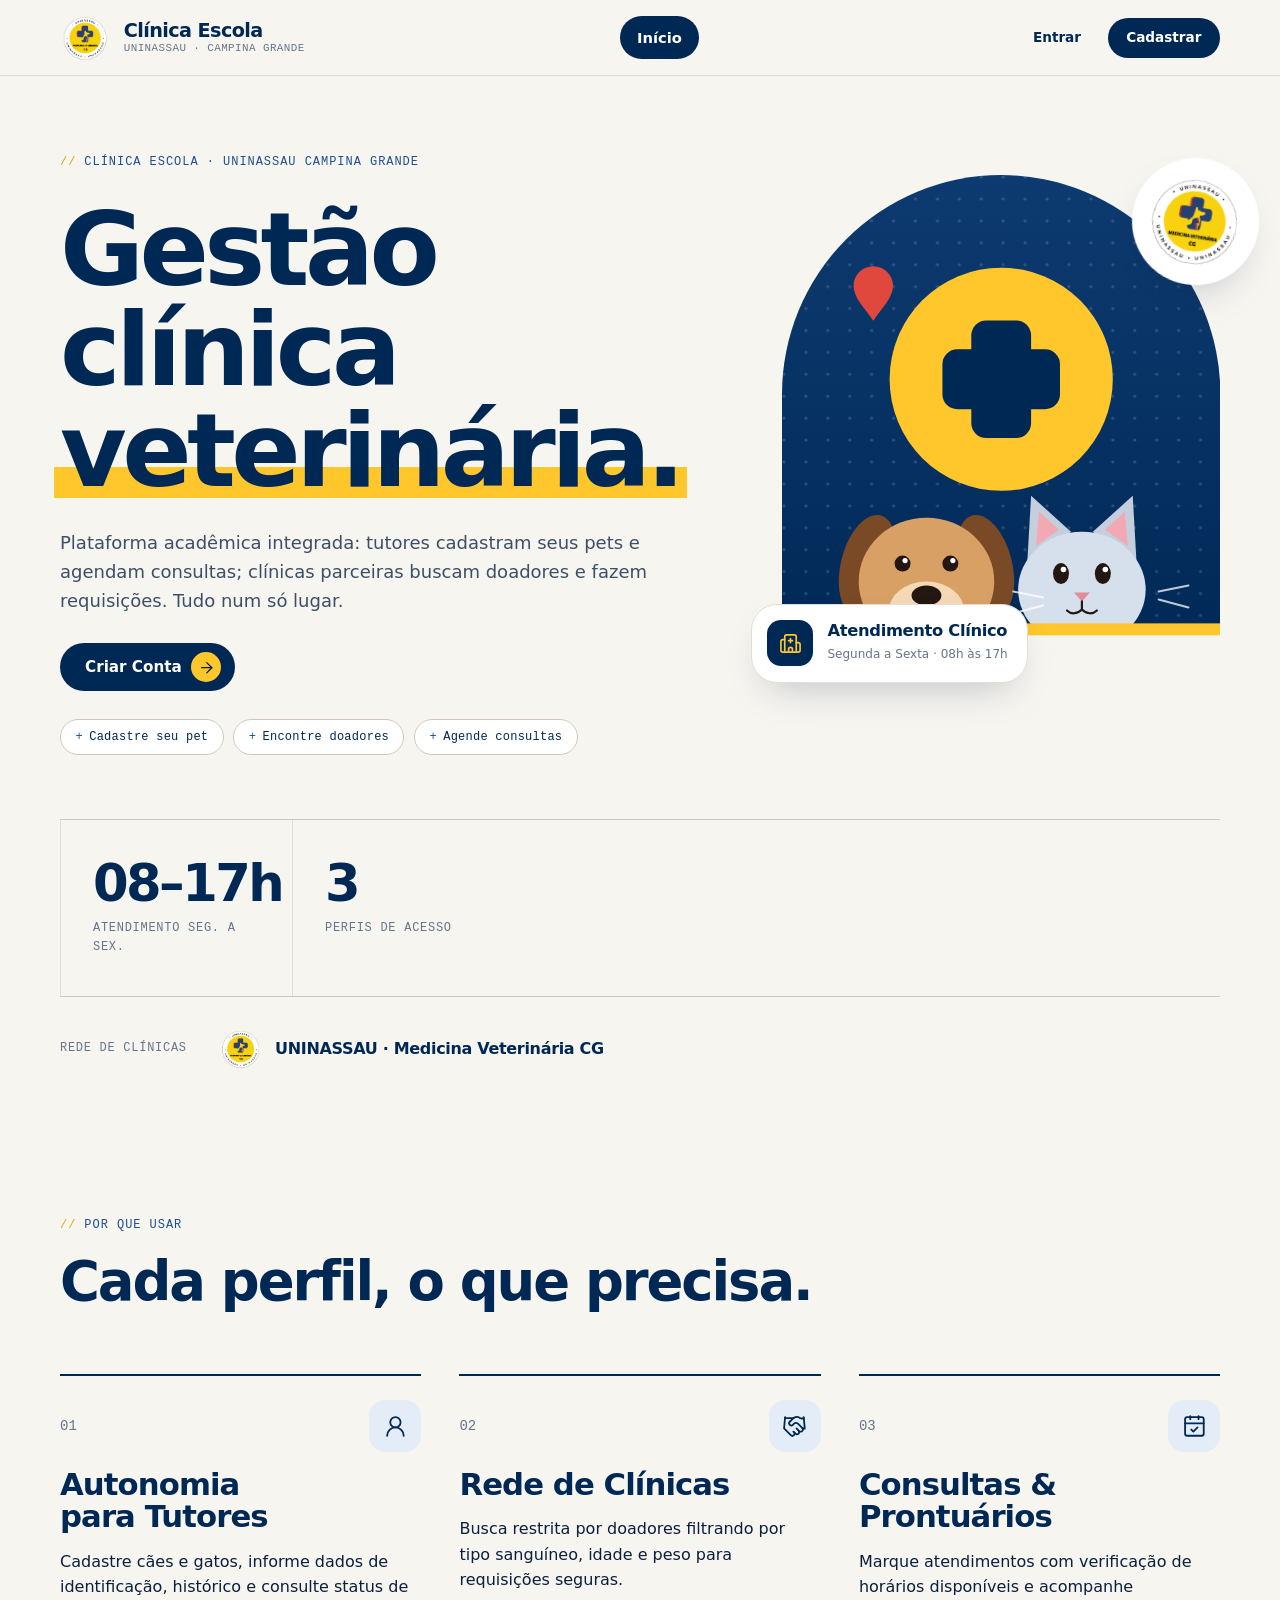
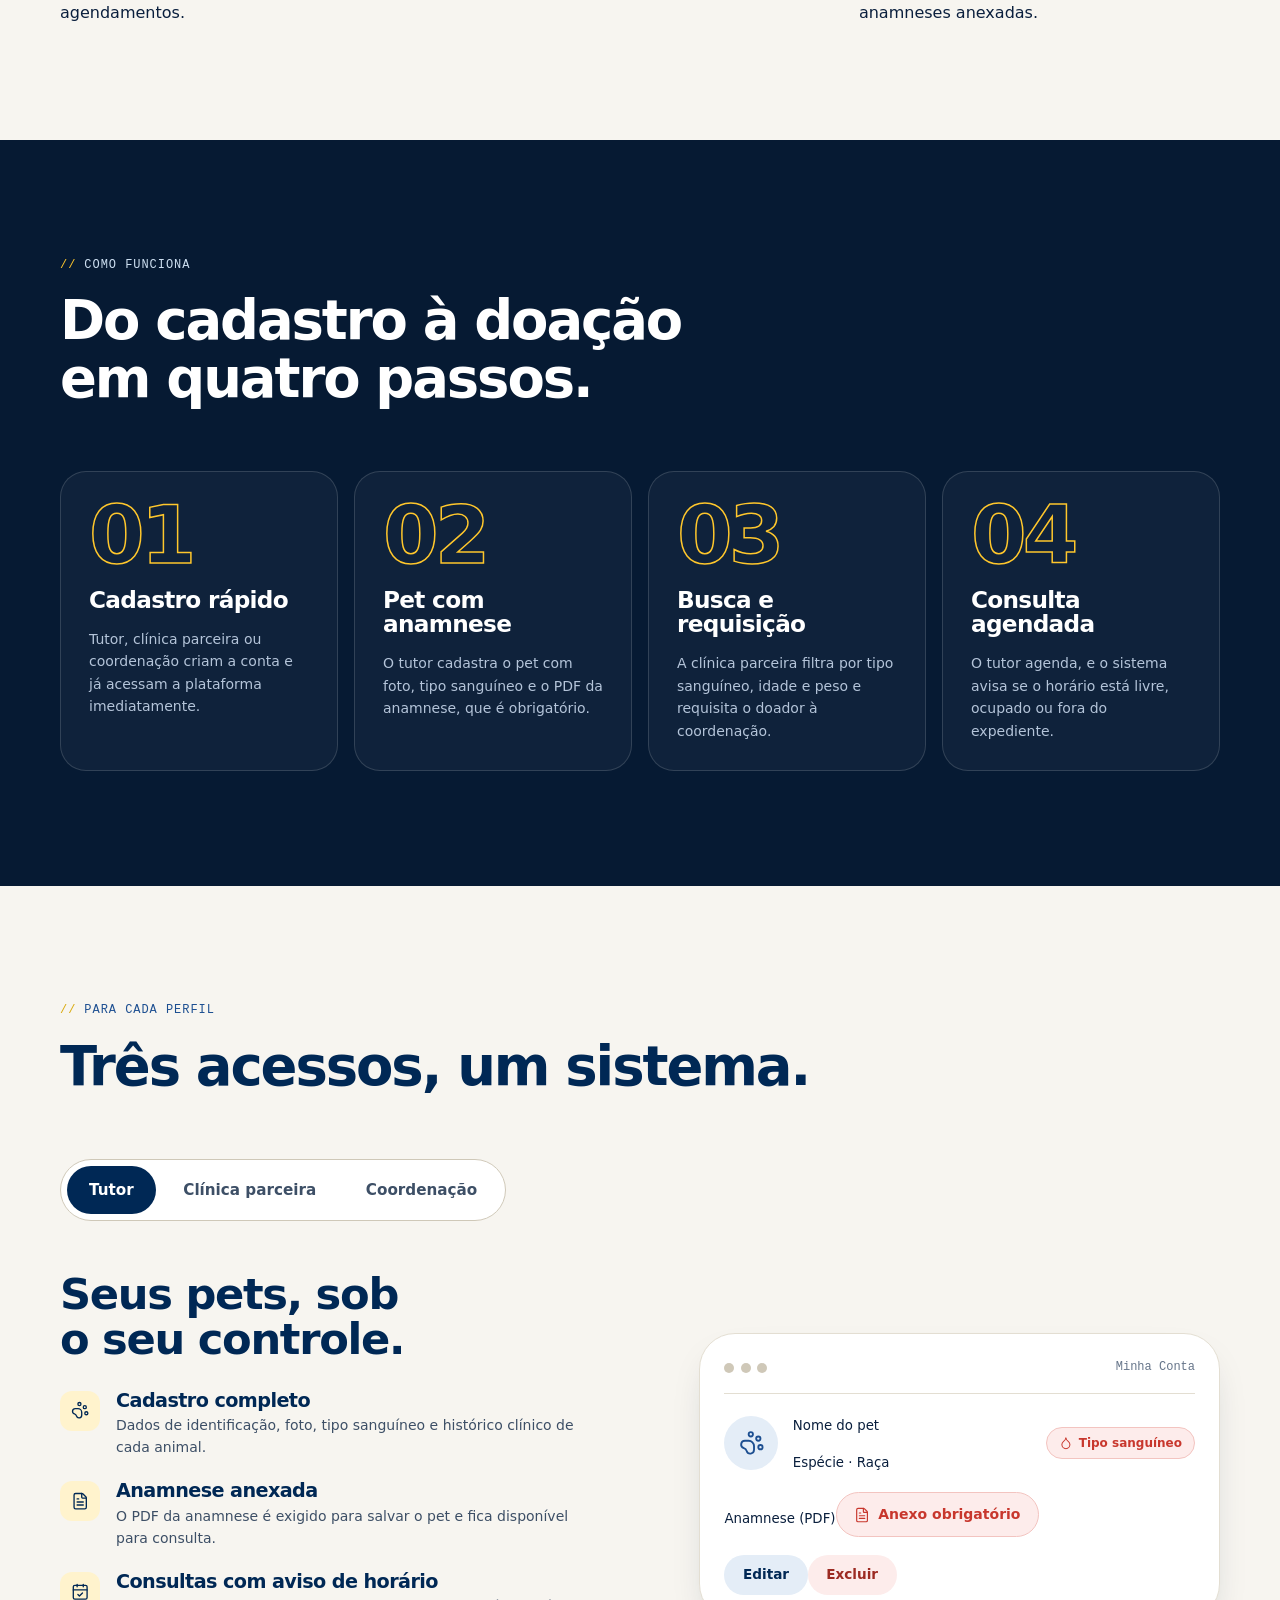
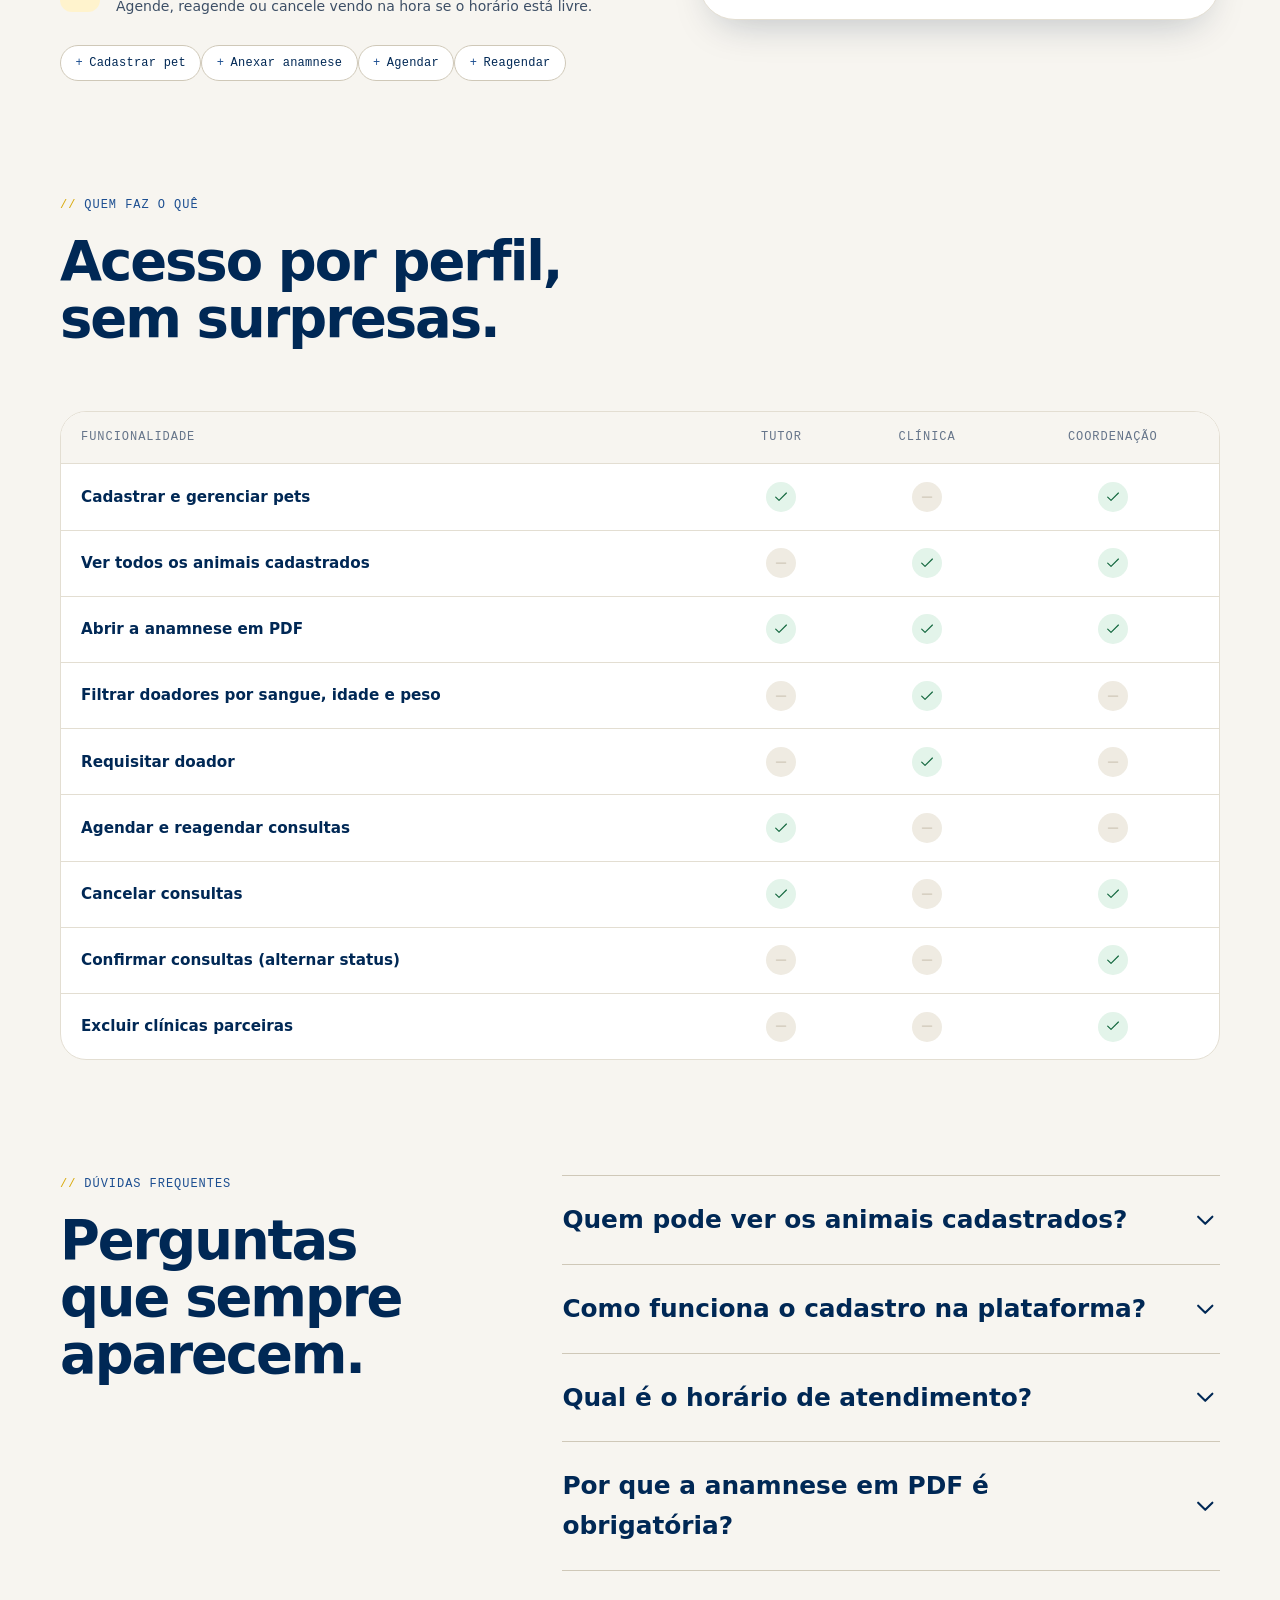
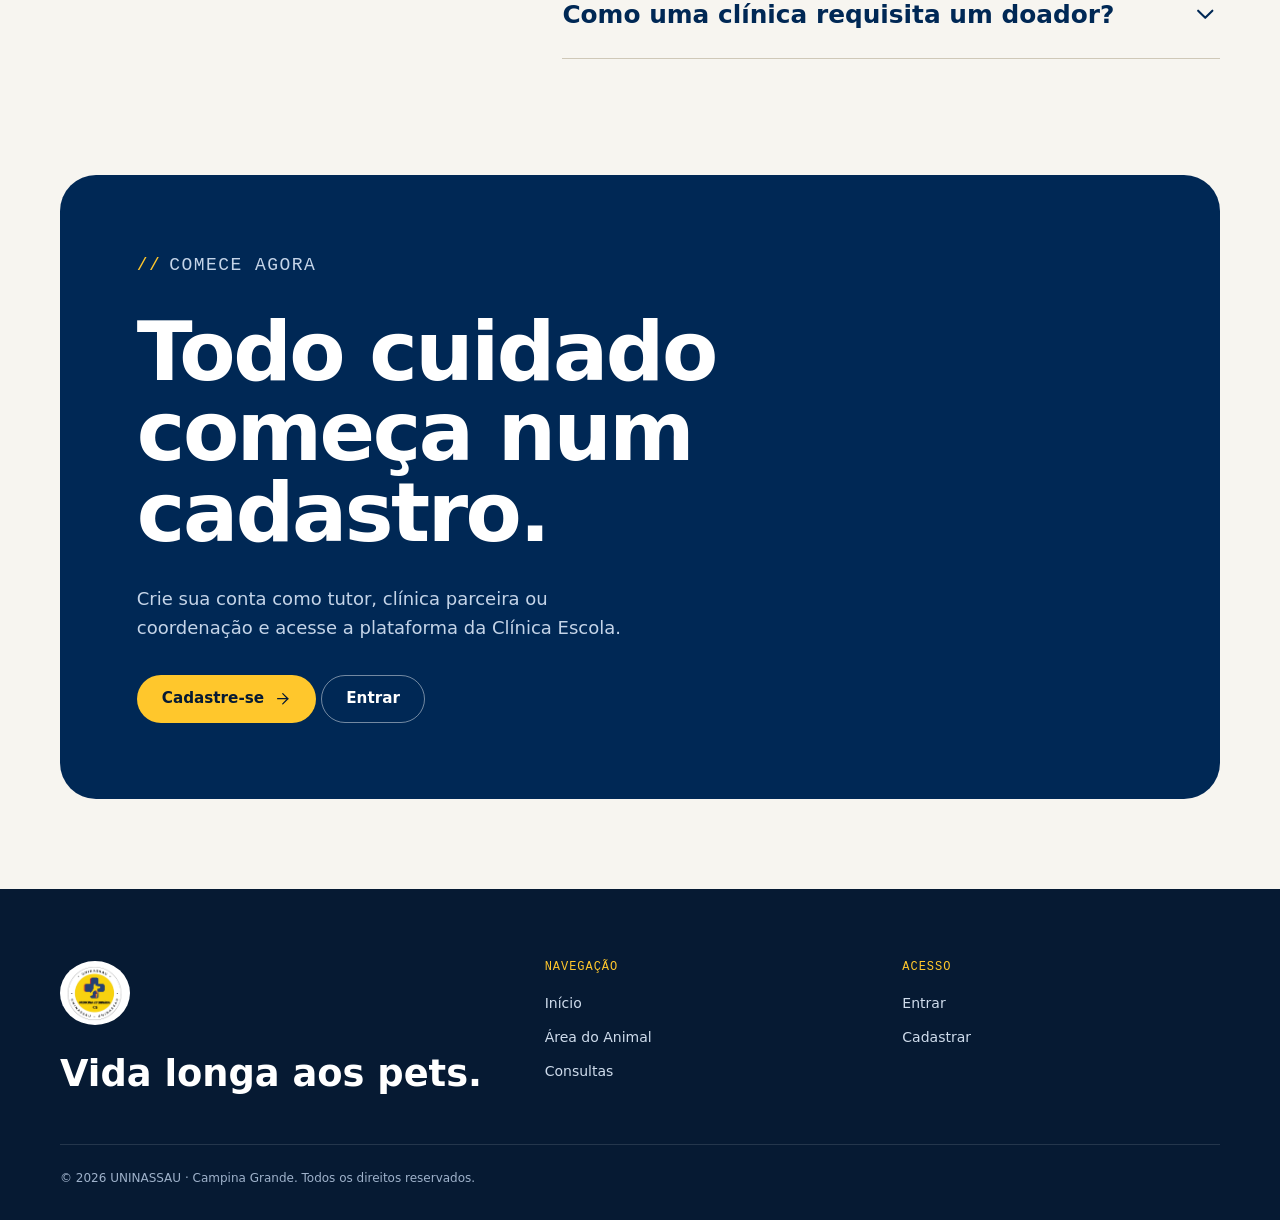
<file: index.html>
<!DOCTYPE html>
<html lang="pt-BR">
<head>
    <meta charset="UTF-8">
    <meta name="viewport" content="width=device-width, initial-scale=1.0">
    <title>Clínica Escola UNINASSAU · Gestão Clínica Veterinária</title>
    <meta name="description" content="Plataforma acadêmica da Clínica Escola UNINASSAU Campina Grande: cadastro de pets, rede de doadores, clínicas parceiras e consultas.">
    <link rel="icon" href="logo-clinica.png" type="image/png">
    <link rel="stylesheet" href="style.css">
</head>
<body>
<svg xmlns="http://www.w3.org/2000/svg" class="sprite" aria-hidden="true" focusable="false" style="position:absolute;width:0;height:0;overflow:hidden">
<symbol id="i-menu" viewBox="0 0 24 24"><path d="M4 5h16" /> <path d="M4 12h16" /> <path d="M4 19h16" /></symbol>
<symbol id="i-x" viewBox="0 0 24 24"><path d="M18 6 6 18" /> <path d="m6 6 12 12" /></symbol>
<symbol id="i-arrow-right" viewBox="0 0 24 24"><path d="M5 12h14" /> <path d="m12 5 7 7-7 7" /></symbol>
<symbol id="i-arrow-up-right" viewBox="0 0 24 24"><path d="M7 7h10v10" /> <path d="M7 17 17 7" /></symbol>
<symbol id="i-user-round" viewBox="0 0 24 24"><circle cx="12" cy="8" r="5" /> <path d="M20 21a8 8 0 0 0-16 0" /></symbol>
<symbol id="i-paw-print" viewBox="0 0 24 24"><circle cx="11" cy="4" r="2" /> <circle cx="18" cy="8" r="2" /> <circle cx="20" cy="16" r="2" /> <path d="M9 10a5 5 0 0 1 5 5v3.5a3.5 3.5 0 0 1-6.84 1.045Q6.52 17.48 4.46 16.84A3.5 3.5 0 0 1 5.5 10Z" /></symbol>
<symbol id="i-droplet" viewBox="0 0 24 24"><path d="M12 22a7 7 0 0 0 7-7c0-2-1-3.9-3-5.5s-3.5-4-4-6.5c-.5 2.5-2 4.9-4 6.5C6 11.1 5 13 5 15a7 7 0 0 0 7 7z" /></symbol>
<symbol id="i-calendar-check" viewBox="0 0 24 24"><path d="M8 2v3" /> <path d="M16 2v3" /> <rect x="3" y="3" width="18" height="18" rx="2" /> <path d="M3 9h18" /> <path d="m9 15 2 2 4-4" /></symbol>
<symbol id="i-calendar-plus" viewBox="0 0 24 24"><path d="M16 18h6" /> <path d="M16 2v3" /> <path d="M19 15v6" /> <path d="M21 11.5V5a2 2 0 00-2-2H5a2 2 0 00-2 2v14a2 2 0 002 2h8.3" /> <path d="M3 9h18" /> <path d="M8 2v3" /></symbol>
<symbol id="i-calendar-x" viewBox="0 0 24 24"><path d="M8 2v3" /> <path d="M16 2v3" /> <rect x="3" y="3" width="18" height="18" rx="2" /> <path d="M3 9h18" /> <path d="m14 13-4 4" /> <path d="m10 13 4 4" /></symbol>
<symbol id="i-clock" viewBox="0 0 24 24"><circle cx="12" cy="12" r="10" /> <path d="M12 6v6l4 2" /></symbol>
<symbol id="i-circle-check" viewBox="0 0 24 24"><circle cx="12" cy="12" r="10" /> <path d="m16 9-5.5 5.5L8 12" /></symbol>
<symbol id="i-triangle-alert" viewBox="0 0 24 24"><path d="m21.73 18-8-14a2 2 0 0 0-3.48 0l-8 14A2 2 0 0 0 4 21h16a2 2 0 0 0 1.73-3" /> <path d="M12 9v4" /> <path d="M12 17h.01" /></symbol>
<symbol id="i-file-text" viewBox="0 0 24 24"><path d="M6 22a2 2 0 0 1-2-2V4a2 2 0 0 1 2-2h8a2.4 2.4 0 0 1 1.704.706l3.588 3.588A2.4 2.4 0 0 1 20 8v12a2 2 0 0 1-2 2z" /> <path d="M14 2v5a1 1 0 0 0 1 1h5" /> <path d="M10 9H8" /> <path d="M16 13H8" /> <path d="M16 17H8" /></symbol>
<symbol id="i-search" viewBox="0 0 24 24"><path d="m21 21-4.34-4.34" /> <circle cx="11" cy="11" r="8" /></symbol>
<symbol id="i-send" viewBox="0 0 24 24"><path d="M14.536 21.686a.5.5 0 0 0 .937-.024l6.5-19a.496.496 0 0 0-.635-.635l-19 6.5a.5.5 0 0 0-.024.937l7.93 3.18a2 2 0 0 1 1.112 1.11z" /> <path d="m21.854 2.147-10.94 10.939" /></symbol>
<symbol id="i-plus" viewBox="0 0 24 24"><path d="M5 12h14" /> <path d="M12 5v14" /></symbol>
<symbol id="i-trash-2" viewBox="0 0 24 24"><path d="M10 11v6" /> <path d="M14 11v6" /> <path d="M19 6v14a2 2 0 0 1-2 2H7a2 2 0 0 1-2-2V6" /> <path d="M3 6h18" /> <path d="M8 6V4a2 2 0 0 1 2-2h4a2 2 0 0 1 2 2v2" /></symbol>
<symbol id="i-pencil" viewBox="0 0 24 24"><path d="M21.174 6.812a1 1 0 0 0-3.986-3.987L3.842 16.174a2 2 0 0 0-.5.83l-1.321 4.352a.5.5 0 0 0 .623.622l4.353-1.32a2 2 0 0 0 .83-.497z" /> <path d="m15 5 4 4" /></symbol>
<symbol id="i-building-2" viewBox="0 0 24 24"><path d="M10 12h4" /> <path d="M10 8h4" /> <path d="M14 21v-3a2 2 0 0 0-4 0v3" /> <path d="M6 10H4a2 2 0 0 0-2 2v7a2 2 0 0 0 2 2h16a2 2 0 0 0 2-2V9a2 2 0 0 0-2-2h-2" /> <path d="M6 21V5a2 2 0 0 1 2-2h8a2 2 0 0 1 2 2v16" /></symbol>
<symbol id="i-stethoscope" viewBox="0 0 24 24"><path d="M11 2v2" /> <path d="M5 2v2" /> <path d="M5 3H4a2 2 0 0 0-2 2v4a6 6 0 0 0 12 0V5a2 2 0 0 0-2-2h-1" /> <path d="M8 15a6 6 0 0 0 12 0v-3" /> <circle cx="20" cy="10" r="2" /></symbol>
<symbol id="i-shield-check" viewBox="0 0 24 24"><path d="M20 13c0 5-3.5 7.5-7.66 8.95a1 1 0 0 1-.67-.01C7.5 20.5 4 18 4 13V6a1 1 0 0 1 1-1c2 0 4.5-1.2 6.24-2.72a1.17 1.17 0 0 1 1.52 0C14.51 3.81 17 5 19 5a1 1 0 0 1 1 1z" /> <path d="m9 12 2 2 4-4" /></symbol>
<symbol id="i-lock" viewBox="0 0 24 24"><rect width="18" height="11" x="3" y="11" rx="2" ry="2" /> <path d="M7 11V7a5 5 0 0 1 10 0v4" /></symbol>
<symbol id="i-info" viewBox="0 0 24 24"><circle cx="12" cy="12" r="10" /> <path d="M12 16v-4" /> <path d="M12 8h.01" /></symbol>
<symbol id="i-map-pin" viewBox="0 0 24 24"><path d="M20 10c0 4.993-5.539 10.193-7.399 11.799a1 1 0 0 1-1.202 0C9.539 20.193 4 14.993 4 10a8 8 0 0 1 16 0" /> <circle cx="12" cy="10" r="3" /></symbol>
<symbol id="i-phone" viewBox="0 0 24 24"><path d="M13.832 16.568a1 1 0 0 0 1.213-.303l.355-.465A2 2 0 0 1 17 15h3a2 2 0 0 1 2 2v3a2 2 0 0 1-2 2A18 18 0 0 1 2 4a2 2 0 0 1 2-2h3a2 2 0 0 1 2 2v3a2 2 0 0 1-.8 1.6l-.468.351a1 1 0 0 0-.292 1.233 14 14 0 0 0 6.392 6.384" /></symbol>
<symbol id="i-mail" viewBox="0 0 24 24"><path d="m22 7-8.991 5.727a2 2 0 0 1-2.009 0L2 7" /> <rect x="2" y="4" width="20" height="16" rx="2" /></symbol>
<symbol id="i-id-card" viewBox="0 0 24 24"><path d="M13 19a4 4 0 00-8 0" /> <path d="M16 10h2" /> <path d="M16 14h2" /> <circle cx="9" cy="12" r="3" /> <rect x="2" y="5" width="20" height="14" rx="2" /></symbol>
<symbol id="i-test-tube" viewBox="0 0 24 24"><path d="M14.5 2v17.5c0 1.4-1.1 2.5-2.5 2.5c-1.4 0-2.5-1.1-2.5-2.5V2" /> <path d="M8.5 2h7" /> <path d="M14.5 16h-5" /></symbol>
<symbol id="i-clipboard-list" viewBox="0 0 24 24"><rect width="8" height="4" x="8" y="2" rx="1" ry="1" /> <path d="M16 4h2a2 2 0 0 1 2 2v14a2 2 0 0 1-2 2H6a2 2 0 0 1-2-2V6a2 2 0 0 1 2-2h2" /> <path d="M12 11h4" /> <path d="M12 16h4" /> <path d="M8 11h.01" /> <path d="M8 16h.01" /></symbol>
<symbol id="i-check" viewBox="0 0 24 24"><path d="M20 6 9 17l-5-5" /></symbol>
<symbol id="i-chevron-down" viewBox="0 0 24 24"><path d="m6 9 6 6 6-6" /></symbol>
<symbol id="i-heart-pulse" viewBox="0 0 24 24"><path d="M2 9.5a5.5 5.5 0 0 1 9.591-3.676.56.56 0 0 0 .818 0A5.49 5.49 0 0 1 22 9.5c0 2.29-1.5 4-3 5.5l-5.492 5.313a2 2 0 0 1-3 .019L5 15c-1.5-1.5-3-3.2-3-5.5" /> <path d="M3.22 13H9.5l.5-1 2 4.5 2-7 1.5 3.5h5.27" /></symbol>
<symbol id="i-handshake" viewBox="0 0 24 24"><path d="m11 17 2 2a1 1 0 1 0 3-3" /> <path d="m14 14 2.5 2.5a1 1 0 1 0 3-3l-3.88-3.88a3 3 0 0 0-4.24 0l-.88.88a1 1 0 1 1-3-3l2.81-2.81a5.79 5.79 0 0 1 7.06-.87l.47.28a2 2 0 0 0 1.42.25L21 4" /> <path d="m21 3 1 11h-2" /> <path d="M3 3 2 14l6.5 6.5a1 1 0 1 0 3-3" /> <path d="M3 4h8" /></symbol>
<symbol id="i-minus" viewBox="0 0 24 24"><path d="M5 12h14" /></symbol>
<symbol id="i-user-round-cog" viewBox="0 0 24 24"><path d="m14.305 19.53.923-.382" /> <path d="m15.228 16.852-.923-.383" /> <path d="m16.852 15.228-.383-.923" /> <path d="m16.852 20.772-.383.924" /> <path d="m19.148 15.228.383-.923" /> <path d="m19.53 21.696-.382-.924" /> <path d="M2 21a8 8 0 0 1 10.434-7.62" /> <path d="m20.772 16.852.924-.383" /> <path d="m20.772 19.148.924.383" /> <circle cx="10" cy="8" r="5" /> <circle cx="18" cy="18" r="3" /></symbol>
<symbol id="i-hospital" viewBox="0 0 24 24"><path d="M12 7v4" /> <path d="M14 21v-3a2 2 0 0 0-4 0v3" /> <path d="M14 9h-4" /> <path d="M18 11h2a2 2 0 0 1 2 2v6a2 2 0 0 1-2 2H4a2 2 0 0 1-2-2v-9a2 2 0 0 1 2-2h2" /> <path d="M18 21V5a2 2 0 0 0-2-2H8a2 2 0 0 0-2 2v16" /></symbol>
</svg>
    <a class="skip-link" href="#conteudo">Ir para o conteúdo</a>

    <!-- ===================== HEADER ===================== -->
    <header class="site-header">
        <div class="container header-inner">
            <button class="brand" onclick="switchTab('home')" aria-label="Clínica Escola UNINASSAU — ir para o início">
                <img src="logo-clinica.png" alt="Logo UNINASSAU Medicina Veterinária CG">
                <span class="brand__text">
                    <strong>Clínica Escola</strong>
                    <small>UNINASSAU · Campina Grande</small>
                </span>
            </button>

            <nav class="main-nav" aria-label="Principal">
                <button onclick="switchTab('home')" id="nav-home" class="nav-btn is-active">Início</button>
                <button onclick="switchTab('animals')" id="nav-animals" class="nav-btn">Área do Animal</button>
                <button onclick="switchTab('tutor-area')" id="nav-tutor-area" class="nav-btn hidden">Minha Conta (Tutor)</button>
                <button onclick="switchTab('appointments')" id="nav-appointments" class="nav-btn">Consultas</button>
                <button onclick="switchTab('clinics')" id="nav-clinics" class="nav-btn hidden">Clínicas Parceiras</button>
            </nav>

            <div class="header-actions">
                <div id="auth-nav-area" class="auth-area">
                    <button onclick="openModal('login-select-modal')" class="btn btn--ghost btn--sm">Entrar</button>
                    <button onclick="openModal('signup-select-modal')" class="btn btn--dark btn--sm auth-signup">Cadastrar</button>
                </div>
                <button onclick="toggleMobileMenu()" class="menu-toggle" aria-label="Abrir menu" aria-controls="mobile-menu">
                    <svg class="icon" aria-hidden="true"><use href="#i-menu"/></svg>
                </button>
            </div>
        </div>
    </header>

    <div id="mobile-menu" class="mobile-menu hidden">
        <button data-tab="home" onclick="switchTab('home'); toggleMobileMenu()" class="mobile-link is-active">Início</button>
        <button data-tab="animals" id="mobile-nav-animals" onclick="switchTab('animals'); toggleMobileMenu()" class="mobile-link">Área do Animal</button>
        <button data-tab="tutor-area" id="mobile-nav-tutor" onclick="switchTab('tutor-area'); toggleMobileMenu()" class="mobile-link hidden">Minha Conta (Tutor)</button>
        <button data-tab="appointments" id="mobile-nav-appointments" onclick="switchTab('appointments'); toggleMobileMenu()" class="mobile-link">Consultas</button>
        <button data-tab="clinics" id="mobile-nav-clinics" onclick="switchTab('clinics'); toggleMobileMenu()" class="mobile-link hidden">Clínicas Parceiras</button>
    </div>

    <main id="conteudo">

        <!-- ===================== HOME ===================== -->
        <section id="tab-home" class="tab-content fade-in">

            <div class="hero">
                <div class="container hero__grid">
                    <div class="hero__copy">
                        <p class="eyebrow">Clínica Escola · UNINASSAU Campina Grande</p>
                        <h1 class="display">Gestão clínica <em>veterinária.</em></h1>
                        <p class="lead">Plataforma acadêmica integrada: tutores cadastram seus pets e agendam consultas; clínicas parceiras buscam doadores e fazem requisições. Tudo num só lugar.</p>
                        <div class="hero__actions">
                            <button onclick="openModal('signup-select-modal')" class="btn btn--dark">
                                Criar Conta
                                <span class="btn__arrow"><svg class="icon" aria-hidden="true"><use href="#i-arrow-right"/></svg></span>
                            </button>
                        </div>
                        <div class="hero__chips" aria-label="O que você pode fazer">
                            <span class="chip chip--plus">Cadastre seu pet</span>
                            <span class="chip chip--plus">Encontre doadores</span>
                            <span class="chip chip--plus">Agende consultas</span>
                        </div>
                    </div>

                    <div class="hero-art" aria-hidden="true">
                        <svg class="hero-art__svg" viewBox="0 0 440 560" xmlns="http://www.w3.org/2000/svg">
                            <defs>
                                <linearGradient id="g-arch" x1="0" y1="0" x2="0" y2="1">
                                    <stop offset="0" stop-color="#0d3a70"/>
                                    <stop offset="1" stop-color="#002855"/>
                                </linearGradient>
                                <pattern id="p-dots" width="22" height="22" patternUnits="userSpaceOnUse">
                                    <circle cx="2" cy="2" r="1.6" fill="#ffffff" fill-opacity="0.16"/>
                                </pattern>
                                <clipPath id="c-arch"><path d="M0 560V220a220 220 0 0 1 440 0v340z"/></clipPath>
                            </defs>
                            <g clip-path="url(#c-arch)">
                                <rect width="440" height="500" fill="url(#g-arch)"/>
                                <rect width="440" height="500" fill="url(#p-dots)"/>
                                <circle cx="220" cy="205" r="112" fill="#ffc72c"/>
                                <rect x="190" y="146" width="60" height="118" rx="15" fill="#002855"/>
                                <rect x="161" y="175" width="118" height="60" rx="15" fill="#002855"/>
                                <path d="M64 96c-9-14-22-26-22-39a22 22 0 0 1 44 0c0 13-13 25-22 39z" fill="#e0483d" transform="translate(34 60) scale(.9)"/>
                                <!-- cachorro -->
                                <ellipse cx="86" cy="392" rx="27" ry="52" fill="#7a4a26" transform="rotate(14 86 392)"/>
                                <ellipse cx="204" cy="392" rx="27" ry="52" fill="#7a4a26" transform="rotate(-14 204 392)"/>
                                <ellipse cx="145" cy="408" rx="68" ry="64" fill="#d9a066"/>
                                <ellipse cx="145" cy="438" rx="38" ry="30" fill="#f4d9b6"/>
                                <ellipse cx="145" cy="422" rx="15" ry="10" fill="#241610"/>
                                <circle cx="121" cy="390" r="8" fill="#241610"/><circle cx="169" cy="390" r="8" fill="#241610"/>
                                <circle cx="123.5" cy="387" r="2.6" fill="#fff"/><circle cx="171.5" cy="387" r="2.6" fill="#fff"/>
                                <!-- gato -->
                                <path d="M246 392l4-70 40 36z" fill="#c4cedd"/>
                                <path d="M356 392l-4-70-40 36z" fill="#c4cedd"/>
                                <path d="M255 372l3-34 20 18z" fill="#f2a9b4"/>
                                <path d="M347 372l-3-34-20 18z" fill="#f2a9b4"/>
                                <ellipse cx="301" cy="416" rx="64" ry="58" fill="#d6dfec"/>
                                <ellipse cx="280" cy="400" rx="8" ry="10.5" fill="#241610"/><ellipse cx="322" cy="400" rx="8" ry="10.5" fill="#241610"/>
                                <circle cx="282.5" cy="396" r="2.8" fill="#fff"/><circle cx="324.5" cy="396" r="2.8" fill="#fff"/>
                                <path d="M293 419h16l-8 9z" fill="#e58a98"/>
                                <path d="M301 428v8m0 0c-5 5-11 5-15 1m15-1c5 5 11 5 15 1" stroke="#241610" stroke-width="2.2" fill="none" stroke-linecap="round"/>
                                <path d="M262 424l-30-6m30 14l-30 8m146-22l30-6m-30 14l30 8" stroke="#fff" stroke-opacity=".75" stroke-width="2" stroke-linecap="round"/>
                                <!-- balcão -->
                                <rect x="0" y="456" width="440" height="104" fill="#f7f5f0"/>
                                <rect x="0" y="450" width="440" height="12" fill="#ffc72c"/>
                            </g>
                        </svg>
                        <div class="hero-art__seal"><img src="logo-clinica.png" alt=""></div>
                        <div class="hero-art__card">
                            <span class="icon-box"><svg class="icon" aria-hidden="true"><use href="#i-hospital"/></svg></span>
                            <div>
                                <strong>Atendimento Clínico</strong>
                                <span>Segunda a Sexta · 08h às 17h</span>
                            </div>
                        </div>
                    </div>
                </div>
            </div>

            <div class="container">
                <div id="home-stats" class="stats" aria-label="Números da plataforma">
                    <div id="stat-animals" class="stat hidden"><span class="stat__num" data-stat="animals">0</span><span class="stat__label">Animais cadastrados</span></div>
                    <div id="stat-clinics" class="stat hidden"><span class="stat__num" data-stat="clinics">0</span><span class="stat__label">Clínicas parceiras</span></div>
                    <div id="stat-appointments" class="stat hidden"><span class="stat__num" data-stat="appointments">0</span><span class="stat__label">Consultas agendadas</span></div>
                    <div class="stat"><span class="stat__num">08–17h</span><span class="stat__label">Atendimento seg. a sex.</span></div>
                    <div class="stat"><span class="stat__num">3</span><span class="stat__label">Perfis de acesso</span></div>
                </div>

                <div class="partners">
                    <span class="partners__label">Rede de clínicas</span>
                    <div id="home-partners" class="partners__list"></div>
                </div>
            </div>

            <!-- Pilares -->
            <section class="section" aria-labelledby="h-pilares">
                <div class="container">
                    <div class="section-head">
                        <p class="eyebrow">Por que usar</p>
                        <h2 id="h-pilares" class="h2">Cada perfil, o que precisa.</h2>
                    </div>
                    <div class="pillars">
                        <article class="pillar">
                            <div class="pillar__head"><span class="pillar__num">01</span><span class="pillar__icon"><svg class="icon" aria-hidden="true"><use href="#i-user-round"/></svg></span></div>
                            <h3>Autonomia para Tutores</h3>
                            <p>Cadastre cães e gatos, informe dados de identificação, histórico e consulte status de agendamentos.</p>
                        </article>
                        <article class="pillar">
                            <div class="pillar__head"><span class="pillar__num">02</span><span class="pillar__icon"><svg class="icon" aria-hidden="true"><use href="#i-handshake"/></svg></span></div>
                            <h3>Rede de Clínicas</h3>
                            <p>Busca restrita por doadores filtrando por tipo sanguíneo, idade e peso para requisições seguras.</p>
                        </article>
                        <article class="pillar">
                            <div class="pillar__head"><span class="pillar__num">03</span><span class="pillar__icon"><svg class="icon" aria-hidden="true"><use href="#i-calendar-check"/></svg></span></div>
                            <h3>Consultas &amp; Prontuários</h3>
                            <p>Marque atendimentos com verificação de horários disponíveis e acompanhe anamneses anexadas.</p>
                        </article>
                    </div>
                </div>
            </section>

            <!-- Como funciona -->
            <section class="section section--dark" aria-labelledby="h-como">
                <div class="container">
                    <div class="section-head">
                        <p class="eyebrow eyebrow--light">Como funciona</p>
                        <h2 id="h-como" class="h2">Do cadastro à doação em quatro passos.</h2>
                    </div>
                    <div class="steps">
                        <article class="step"><span class="step__num">01</span><h3>Cadastro rápido</h3><p>Tutor, clínica parceira ou coordenação criam a conta e já acessam a plataforma imediatamente.</p></article>
                        <article class="step"><span class="step__num">02</span><h3>Pet com anamnese</h3><p>O tutor cadastra o pet com foto, tipo sanguíneo e o PDF da anamnese, que é obrigatório.</p></article>
                        <article class="step"><span class="step__num">03</span><h3>Busca e requisição</h3><p>A clínica parceira filtra por tipo sanguíneo, idade e peso e requisita o doador à coordenação.</p></article>
                        <article class="step"><span class="step__num">04</span><h3>Consulta agendada</h3><p>O tutor agenda, e o sistema avisa se o horário está livre, ocupado ou fora do expediente.</p></article>
                    </div>
                </div>
            </section>

            <!-- Perfis -->
            <section class="section" aria-labelledby="h-perfis">
                <div class="container">
                    <div class="section-head">
                        <p class="eyebrow">Para cada perfil</p>
                        <h2 id="h-perfis" class="h2">Três acessos, um sistema.</h2>
                    </div>
                    <div class="tabs" role="tablist" aria-label="Perfis de acesso">
                        <button role="tab" id="ptab-tutor" aria-selected="true" aria-controls="ppanel-tutor" class="tab" onclick="selectProfileTab('tutor')">Tutor</button>
                        <button role="tab" id="ptab-clinic" aria-selected="false" aria-controls="ppanel-clinic" class="tab" onclick="selectProfileTab('clinic')">Clínica parceira</button>
                        <button role="tab" id="ptab-admin" aria-selected="false" aria-controls="ppanel-admin" class="tab" onclick="selectProfileTab('admin')">Coordenação</button>
                    </div>

                    <div id="ppanel-tutor" role="tabpanel" aria-labelledby="ptab-tutor" class="profile-panel">
                        <div class="profile-panel__copy">
                            <h3>Seus pets, sob o seu controle.</h3>
                            <div class="benefits">
                                <div class="benefit"><span class="icon-box"><svg class="icon" aria-hidden="true"><use href="#i-paw-print"/></svg></span><h4>Cadastro completo</h4><p>Dados de identificação, foto, tipo sanguíneo e histórico clínico de cada animal.</p></div>
                                <div class="benefit"><span class="icon-box"><svg class="icon" aria-hidden="true"><use href="#i-file-text"/></svg></span><h4>Anamnese anexada</h4><p>O PDF da anamnese é exigido para salvar o pet e fica disponível para consulta.</p></div>
                                <div class="benefit"><span class="icon-box"><svg class="icon" aria-hidden="true"><use href="#i-calendar-check"/></svg></span><h4>Consultas com aviso de horário</h4><p>Agende, reagende ou cancele vendo na hora se o horário está livre.</p></div>
                            </div>
                            <div class="panel-chips"><span class="chip chip--plus">Cadastrar pet</span><span class="chip chip--plus">Anexar anamnese</span><span class="chip chip--plus">Agendar</span><span class="chip chip--plus">Reagendar</span></div>
                        </div>
                        <div class="mock" aria-hidden="true">
                            <div class="mock__bar"><i></i><i></i><i></i><span>Minha Conta</span></div>
                            <div class="mock__row"><span class="mock__avatar"><svg class="icon" aria-hidden="true"><use href="#i-paw-print"/></svg></span>
                                <div class="mock__fields" style="flex:1"><div class="mock__field"><small>Nome do pet</small><div class="sk sk--60"></div></div><div class="mock__field"><small>Espécie · Raça</small><div class="sk sk--40"></div></div></div>
                                <span class="blood-seal"><svg class="icon" aria-hidden="true"><use href="#i-droplet"/></svg> Tipo sanguíneo</span>
                            </div>
                            <div class="mock__field"><small>Anamnese (PDF)</small><span class="pdf-link" style="justify-self:start"><svg class="icon" aria-hidden="true"><use href="#i-file-text"/></svg> Anexo obrigatório</span></div>
                            <div class="mock__split"><span class="btn btn--soft btn--sm">Editar</span><span class="btn btn--danger-soft btn--sm">Excluir</span></div>
                        </div>
                    </div>

                    <div id="ppanel-clinic" role="tabpanel" aria-labelledby="ptab-clinic" class="profile-panel hidden">
                        <div class="profile-panel__copy">
                            <h3>Doadores certos, na hora certa.</h3>
                            <div class="benefits">
                                <div class="benefit"><span class="icon-box"><svg class="icon" aria-hidden="true"><use href="#i-search"/></svg></span><h4>Busca restrita</h4><p>Filtros por tipo sanguíneo, idade e peso, disponíveis só para clínicas logadas.</p></div>
                                <div class="benefit"><span class="icon-box"><svg class="icon" aria-hidden="true"><use href="#i-clipboard-list"/></svg></span><h4>Anamnese à vista</h4><p>Abra o PDF da anamnese e veja última coleta e volume doado.</p></div>
                                <div class="benefit"><span class="icon-box"><svg class="icon" aria-hidden="true"><use href="#i-send"/></svg></span><h4>Requisição direta</h4><p>Envie a requisição de doador à coordenação e acompanhe as últimas no portal.</p></div>
                            </div>
                            <div class="panel-chips"><span class="chip chip--plus">Filtrar doadores</span><span class="chip chip--plus">Ver anamnese</span><span class="chip chip--plus">Requisitar doador</span></div>
                        </div>
                        <div class="mock" aria-hidden="true">
                            <div class="mock__bar"><i></i><i></i><i></i><span>Área do Animal</span></div>
                            <div class="mock__split"><span class="chip chip--sky">Tipo Sanguíneo</span><span class="chip chip--sky">Idade</span><span class="chip chip--sky">Peso</span></div>
                            <div class="mock__row"><span class="mock__avatar"><svg class="icon" aria-hidden="true"><use href="#i-paw-print"/></svg></span>
                                <div class="mock__fields" style="flex:1"><div class="sk sk--60"></div><div class="sk sk--40"></div></div>
                                <span class="blood-seal"><svg class="icon" aria-hidden="true"><use href="#i-droplet"/></svg> DEA</span></div>
                            <span class="btn btn--dark btn--block">Requisitar Doador para este Animal</span>
                        </div>
                    </div>

                    <div id="ppanel-admin" role="tabpanel" aria-labelledby="ptab-admin" class="profile-panel hidden">
                        <div class="profile-panel__copy">
                            <h3>A clínica inteira numa tela.</h3>
                            <div class="benefits">
                                <div class="benefit"><span class="icon-box"><svg class="icon" aria-hidden="true"><use href="#i-stethoscope"/></svg></span><h4>Visão completa</h4><p>Todos os animais cadastrados, com edição e exclusão.</p></div>
                                <div class="benefit"><span class="icon-box"><svg class="icon" aria-hidden="true"><use href="#i-calendar-check"/></svg></span><h4>Agenda sob controle</h4><p>Alterne o status entre Pendente e Confirmado e cancele consultas.</p></div>
                                <div class="benefit"><span class="icon-box"><svg class="icon" aria-hidden="true"><use href="#i-building-2"/></svg></span><h4>Rede de clínicas</h4><p>Acompanhe as clínicas parceiras e remova as que saírem da rede.</p></div>
                            </div>
                            <div class="panel-chips"><span class="chip chip--plus">Gerir animais</span><span class="chip chip--plus">Confirmar consultas</span><span class="chip chip--plus">Gerir clínicas</span></div>
                        </div>
                        <div class="mock" aria-hidden="true">
                            <div class="mock__bar"><i></i><i></i><i></i><span>Consultas Clínicas</span></div>
                            <div class="mock__list">
                                <div class="mock__list-row"><div class="mock__fields" style="width:70%"><div class="sk sk--80"></div><div class="sk sk--40"></div></div><span class="badge badge--ok">Confirmado</span></div>
                                <div class="mock__list-row"><div class="mock__fields" style="width:70%"><div class="sk sk--60"></div><div class="sk sk--40"></div></div><span class="badge badge--warn">Pendente</span></div>
                            </div>
                            <div class="mock__split"><span class="btn btn--soft btn--sm">Alternar Status</span><span class="btn btn--danger-soft btn--sm">Cancelar</span></div>
                        </div>
                    </div>
                </div>
            </section>

            <!-- Matriz de permissões -->
            <section class="section" style="padding-top:0" aria-labelledby="h-matriz">
                <div class="container">
                    <div class="section-head">
                        <p class="eyebrow">Quem faz o quê</p>
                        <h2 id="h-matriz" class="h2">Acesso por perfil, sem surpresas.</h2>
                    </div>
                    <div class="table-card">
                        <div class="table-scroll">
                            <table class="data-table matrix">
                                <thead><tr><th>Funcionalidade</th><th>Tutor</th><th>Clínica</th><th>Coordenação</th></tr></thead>
                                <tbody>
                                    <tr><td>Cadastrar e gerenciar pets</td><td><span class="yes"><svg class="icon" aria-hidden="true"><use href="#i-check"/></svg></span></td><td><span class="no"><svg class="icon" aria-hidden="true"><use href="#i-minus"/></svg></span></td><td><span class="yes"><svg class="icon" aria-hidden="true"><use href="#i-check"/></svg></span></td></tr>
                                    <tr><td>Ver todos os animais cadastrados</td><td><span class="no"><svg class="icon" aria-hidden="true"><use href="#i-minus"/></svg></span></td><td><span class="yes"><svg class="icon" aria-hidden="true"><use href="#i-check"/></svg></span></td><td><span class="yes"><svg class="icon" aria-hidden="true"><use href="#i-check"/></svg></span></td></tr>
                                    <tr><td>Abrir a anamnese em PDF</td><td><span class="yes"><svg class="icon" aria-hidden="true"><use href="#i-check"/></svg></span></td><td><span class="yes"><svg class="icon" aria-hidden="true"><use href="#i-check"/></svg></span></td><td><span class="yes"><svg class="icon" aria-hidden="true"><use href="#i-check"/></svg></span></td></tr>
                                    <tr><td>Filtrar doadores por sangue, idade e peso</td><td><span class="no"><svg class="icon" aria-hidden="true"><use href="#i-minus"/></svg></span></td><td><span class="yes"><svg class="icon" aria-hidden="true"><use href="#i-check"/></svg></span></td><td><span class="no"><svg class="icon" aria-hidden="true"><use href="#i-minus"/></svg></span></td></tr>
                                    <tr><td>Requisitar doador</td><td><span class="no"><svg class="icon" aria-hidden="true"><use href="#i-minus"/></svg></span></td><td><span class="yes"><svg class="icon" aria-hidden="true"><use href="#i-check"/></svg></span></td><td><span class="no"><svg class="icon" aria-hidden="true"><use href="#i-minus"/></svg></span></td></tr>
                                    <tr><td>Agendar e reagendar consultas</td><td><span class="yes"><svg class="icon" aria-hidden="true"><use href="#i-check"/></svg></span></td><td><span class="no"><svg class="icon" aria-hidden="true"><use href="#i-minus"/></svg></span></td><td><span class="no"><svg class="icon" aria-hidden="true"><use href="#i-minus"/></svg></span></td></tr>
                                    <tr><td>Cancelar consultas</td><td><span class="yes"><svg class="icon" aria-hidden="true"><use href="#i-check"/></svg></span></td><td><span class="no"><svg class="icon" aria-hidden="true"><use href="#i-minus"/></svg></span></td><td><span class="yes"><svg class="icon" aria-hidden="true"><use href="#i-check"/></svg></span></td></tr>
                                    <tr><td>Confirmar consultas (alternar status)</td><td><span class="no"><svg class="icon" aria-hidden="true"><use href="#i-minus"/></svg></span></td><td><span class="no"><svg class="icon" aria-hidden="true"><use href="#i-minus"/></svg></span></td><td><span class="yes"><svg class="icon" aria-hidden="true"><use href="#i-check"/></svg></span></td></tr>
                                    <tr><td>Excluir clínicas parceiras</td><td><span class="no"><svg class="icon" aria-hidden="true"><use href="#i-minus"/></svg></span></td><td><span class="no"><svg class="icon" aria-hidden="true"><use href="#i-minus"/></svg></span></td><td><span class="yes"><svg class="icon" aria-hidden="true"><use href="#i-check"/></svg></span></td></tr>
                                </tbody>
                            </table>
                        </div>
                    </div>
                </div>
            </section>

            <!-- FAQ -->
            <section class="section" style="padding-top:0" aria-labelledby="h-faq">
                <div class="container faq-layout">
                    <div class="section-head">
                        <p class="eyebrow">Dúvidas frequentes</p>
                        <h2 id="h-faq" class="h2">Perguntas que sempre aparecem.</h2>
                    </div>
                    <div class="faq">
                        <details><summary>Quem pode ver os animais cadastrados? <svg class="icon" aria-hidden="true"><use href="#i-chevron-down"/></svg></summary><p>Coordenação e clínicas parceiras logadas veem todos os animais. O tutor acessa apenas os próprios pets, na aba Minha Conta.</p></details>
                        <details><summary>Como funciona o cadastro na plataforma? <svg class="icon" aria-hidden="true"><use href="#i-chevron-down"/></svg></summary><p>Escolha o seu perfil (Tutor, Clínica Parceira ou Coordenação), preencha seus dados no formulário e conclua o cadastro na mesma hora para acessar o sistema.</p></details>
                        <details><summary>Qual é o horário de atendimento? <svg class="icon" aria-hidden="true"><use href="#i-chevron-down"/></svg></summary><p>De segunda a sexta, das 08h às 17h. Fins de semana não têm atendimento, horários já ocupados são bloqueados e horários fora do expediente recebem um aviso.</p></details>
                        <details><summary>Por que a anamnese em PDF é obrigatória? <svg class="icon" aria-hidden="true"><use href="#i-chevron-down"/></svg></summary><p>O sistema exige o arquivo para salvar o pet. Depois de anexado, ele fica disponível para visualização pela coordenação e pelas clínicas parceiras.</p></details>
                        <details><summary>Como uma clínica requisita um doador? <svg class="icon" aria-hidden="true"><use href="#i-chevron-down"/></svg></summary><p>Logada, a clínica abre a Área do Animal e usa o botão de requisição no card do animal, ou o portal em Clínicas Parceiras. A requisição segue para a coordenação e as últimas ficam listadas no portal.</p></details>
                    </div>
                </div>
            </section>

            <!-- CTA final -->
            <section class="container" style="padding-bottom: clamp(3rem, 7vw, 6rem)" aria-label="Comece agora">
                <div class="cta">
                    <p class="eyebrow eyebrow--light">Comece agora</p>
                    <h2>Todo cuidado começa num cadastro.</h2>
                    <p>Crie sua conta como tutor, clínica parceira ou coordenação e acesse a plataforma da Clínica Escola.</p>
                    <div class="cta__actions">
                        <button onclick="openModal('signup-select-modal')" class="btn btn--yellow">Cadastre-se <svg class="icon" aria-hidden="true"><use href="#i-arrow-right"/></svg></button>
                        <button onclick="openModal('login-select-modal')" class="btn btn--outline-light">Entrar</button>
                    </div>
                </div>
            </section>
        </section>

        <!-- ===================== ÁREA DO ANIMAL ===================== -->
        <section id="tab-animals" class="tab-content page hidden fade-in">
            <div class="container">
                <div class="page-head">
                    <div class="page-head__text">
                        <p class="eyebrow">Área do Animal</p>
                        <h2>Área Geral do Animal &amp; Doadores</h2>
                        <p>Consulte informações clínicas e doadores com controle de acesso por perfil.</p>
                    </div>
                    <div class="page-head__tools">
                        <div class="search">
                            <svg class="icon" aria-hidden="true"><use href="#i-search"/></svg>
                            <input type="text" id="animal-search" oninput="renderAnimals()" placeholder="Buscar por nome ou espécie..." aria-label="Buscar animal">
                        </div>
                    </div>
                </div>

                <div id="tutor-restricted-banner" class="banner banner--warn hidden">
                    <div class="banner__text">
                        <svg class="icon icon--lg" aria-hidden="true"><use href="#i-lock"/></svg>
                        <div>
                            <h3>Acesso Restrito a Outros Pets</h3>
                            <p>Tutores não possuem acesso ao cadastro de animais de terceiros. Gerencie exclusivamente os seus animais na sua aba privativa.</p>
                        </div>
                    </div>
                    <button onclick="switchTab('tutor-area')" class="btn btn--dark btn--sm">Ir para Minha Conta (Tutor)</button>
                </div>

                <div id="clinic-filters-panel" class="filters hidden">
                    <div class="filters__head">
                        <span class="chip chip--solid">Filtros Restritos para Clínica Parceira</span>
                        <button onclick="clearClinicFilters()" class="link-btn">Limpar Filtros</button>
                    </div>
                    <div class="filters__grid">
                        <div>
                            <label for="clinic-filter-blood">Tipo Sanguíneo</label>
                            <select id="clinic-filter-blood" onchange="renderAnimals()">
                                <option value="">Todos os Tipos Sanguíneos</option>
                                <option value="DEA 1.1 Positivo">DEA 1.1 Positivo</option>
                                <option value="DEA 1.1 Negativo">DEA 1.1 Negativo</option>
                                <option value="DEA 4 Negativo">DEA 4 Negativo</option>
                                <option value="Tipo A">Tipo A (Felino)</option>
                                <option value="Tipo B">Tipo B (Felino)</option>
                            </select>
                        </div>
                        <div>
                            <label for="clinic-filter-age">Idade</label>
                            <input type="text" id="clinic-filter-age" oninput="renderAnimals()" placeholder="Ex: 3 anos">
                        </div>
                        <div>
                            <label for="clinic-filter-weight">Peso</label>
                            <input type="text" id="clinic-filter-weight" oninput="renderAnimals()" placeholder="Ex: 30 kg">
                        </div>
                    </div>
                </div>

                <div id="tutor-notice-banner" class="banner">
                    <div class="banner__text">
                        <svg class="icon" aria-hidden="true"><use href="#i-info"/></svg>
                        <span>Faça login como Tutor para acessar sua aba exclusiva de gerenciamento de pets e agendamentos.</span>
                    </div>
                    <button onclick="openModal('login-select-modal')" class="link-btn">Entrar / Cadastrar</button>
                </div>

                <div id="animals-grid" class="card-grid"></div>
            </div>
        </section>

        <!-- ===================== MINHA CONTA (TUTOR) ===================== -->
        <section id="tab-tutor-area" class="tab-content page hidden fade-in">
            <div class="container">
                <div class="profile-card">
                    <div class="profile-card__who">
                        <span class="profile-card__avatar"><svg class="icon" aria-hidden="true"><use href="#i-user-round"/></svg></span>
                        <div>
                            <span class="chip chip--sky">Painel Exclusivo do Tutor</span>
                            <h2 id="tutor-profile-name">Nome do Tutor</h2>
                            <p id="tutor-profile-email">tutor@email.com</p>
                        </div>
                    </div>
                    <button onclick="openAnimalModal()" class="btn btn--dark"><svg class="icon" aria-hidden="true"><use href="#i-plus"/></svg> Cadastrar Novo Pet</button>
                </div>

                <div class="list-head">
                    <h3>Meus Pets Cadastrados</h3>
                    <span id="tutor-pets-count" class="count-pill">0 pets</span>
                </div>
                <div id="tutor-pets-grid" class="card-grid"></div>
            </div>
        </section>

        <!-- ===================== CONSULTAS ===================== -->
        <section id="tab-appointments" class="tab-content page hidden fade-in">
            <div class="container">
                <div class="page-head">
                    <div class="page-head__text">
                        <p class="eyebrow">Agenda</p>
                        <h2>Consultas Clínicas</h2>
                        <p>Agende, cancele ou reagende horários de atendimento veterinário.</p>
                    </div>
                    <button id="btn-open-appointment" onclick="openAppointmentModal()" class="btn btn--dark hidden"><svg class="icon" aria-hidden="true"><use href="#i-calendar-plus"/></svg> Agendar Consulta</button>
                </div>

                <div class="table-card">
                    <div class="table-scroll">
                        <table class="data-table">
                            <thead>
                                <tr><th>Animal</th><th>Tutor</th><th>Serviço / Motivo</th><th>Data e Hora</th><th>Status</th><th>Ações</th></tr>
                            </thead>
                            <tbody id="appointments-tbody"></tbody>
                        </table>
                    </div>
                </div>
            </div>
        </section>

        <!-- ===================== CLÍNICAS PARCEIRAS ===================== -->
        <section id="tab-clinics" class="tab-content page hidden fade-in">
            <div class="container">
                <div class="page-head">
                    <div class="page-head__text">
                        <p class="eyebrow">Rede</p>
                        <h2>Clínicas Parceiras</h2>
                        <p>Rede de clínicas cadastradas para requisição de doadores e transferências.</p>
                    </div>
                    <button id="btn-register-clinic" onclick="openModal('clinic-signup-modal')" class="btn btn--dark hidden"><svg class="icon" aria-hidden="true"><use href="#i-hospital"/></svg> Cadastrar Clínica</button>
                </div>

                <div id="clinic-portal-box" class="portal hidden">
                    <div class="portal__head">
                        <div>
                            <span class="chip chip--dark">Portal da Clínica Parceira</span>
                            <h3 id="logged-clinic-name">Clínica Parceira</h3>
                            <p id="logged-clinic-info" class="portal__info">Acesso Restrito · Visualização de Doadores e Anamneses</p>
                        </div>
                        <button onclick="openClinicContactModal()" class="btn btn--yellow"><svg class="icon" aria-hidden="true"><use href="#i-send"/></svg> Requisitar Doadores</button>
                    </div>
                    <h4 class="portal__sub" style="font-weight:500;letter-spacing:.07em">Requisições de Doadores Enviadas:</h4>
                    <div id="clinic-requests-list" class="request-list"></div>
                </div>

                <div class="card-grid card-grid--wide" id="clinics-grid"></div>
            </div>
        </section>
    </main>

    <!-- ===================== RODAPÉ ===================== -->
    <footer class="site-footer">
        <div class="container">
            <div class="footer-grid">
                <div class="footer-brand">
                    <img src="logo-clinica.png" alt="Logo UNINASSAU Medicina Veterinária CG">
                    <p>Vida longa aos pets.</p>
                </div>
                <div class="footer-col">
                    <h4>Navegação</h4>
                    <ul>
                        <li><button onclick="switchTab('home')">Início</button></li>
                        <li><button onclick="switchTab('animals')">Área do Animal</button></li>
                        <li><button onclick="switchTab('appointments')">Consultas</button></li>
                        <li id="footer-nav-clinics" class="hidden"><button onclick="switchTab('clinics')">Clínicas Parceiras</button></li>
                    </ul>
                </div>
                <div class="footer-col">
                    <h4>Acesso</h4>
                    <ul>
                        <li><button onclick="openModal('login-select-modal')">Entrar</button></li>
                        <li><button onclick="openModal('signup-select-modal')">Cadastrar</button></li>
                    </ul>
                </div>
            </div>
            <p class="footer-bottom">&copy; 2026 UNINASSAU · Campina Grande. Todos os direitos reservados.</p>
        </div>
    </footer>

    <!-- ===================== MODAIS ===================== -->
    <div id="login-select-modal" class="modal hidden" role="dialog" aria-modal="true" aria-labelledby="t-login-select">
        <div class="modal-card">
            <button onclick="closeModal('login-select-modal')" class="modal-close" aria-label="Fechar"><svg class="icon" aria-hidden="true"><use href="#i-x"/></svg></button>
            <div class="modal-head"><h3 id="t-login-select">Selecionar Perfil de Entrada</h3><p>Escolha o seu tipo de acesso.</p></div>
            <div class="role-list">
                <button onclick="closeModal('login-select-modal'); openLoginModalForRole('tutor')" class="role-option">
                    <span class="role-option__icon"><svg class="icon" aria-hidden="true"><use href="#i-user-round"/></svg></span>
                    <div><strong>Tutor</strong><span>Gerencie seus pets.</span></div>
                    <svg class="icon icon--end" aria-hidden="true"><use href="#i-arrow-right"/></svg>
                </button>
                <button onclick="closeModal('login-select-modal'); openLoginModalForRole('admin')" class="role-option">
                    <span class="role-option__icon"><svg class="icon" aria-hidden="true"><use href="#i-stethoscope"/></svg></span>
                    <div><strong>Coordenação / Veterinário</strong><span>Acesso administrativo.</span></div>
                    <svg class="icon icon--end" aria-hidden="true"><use href="#i-arrow-right"/></svg>
                </button>
                <button onclick="closeModal('login-select-modal'); openLoginModalForRole('clinic')" class="role-option">
                    <span class="role-option__icon"><svg class="icon" aria-hidden="true"><use href="#i-hospital"/></svg></span>
                    <div><strong>Clínica Parceira</strong><span>Doadores e requisições.</span></div>
                    <svg class="icon icon--end" aria-hidden="true"><use href="#i-arrow-right"/></svg>
                </button>
            </div>
        </div>
    </div>

    <div id="signup-select-modal" class="modal hidden" role="dialog" aria-modal="true" aria-labelledby="t-signup-select">
        <div class="modal-card">
            <button onclick="closeModal('signup-select-modal')" class="modal-close" aria-label="Fechar"><svg class="icon" aria-hidden="true"><use href="#i-x"/></svg></button>
            <div class="modal-head"><h3 id="t-signup-select">Como deseja se cadastrar?</h3><p>Escolha o perfil para o cadastro.</p></div>
            <div class="role-list">
                <button onclick="closeModal('signup-select-modal'); openModal('signup-modal')" class="role-option">
                    <span class="role-option__icon"><svg class="icon" aria-hidden="true"><use href="#i-user-round"/></svg></span>
                    <div><strong>Sou Tutor</strong><span>Cadastre seus animais.</span></div>
                    <svg class="icon icon--end" aria-hidden="true"><use href="#i-arrow-right"/></svg>
                </button>
                <button onclick="closeModal('signup-select-modal'); openModal('admin-signup-modal')" class="role-option">
                    <span class="role-option__icon"><svg class="icon" aria-hidden="true"><use href="#i-stethoscope"/></svg></span>
                    <div><strong>Coordenação / Veterinário</strong><span>Cadastro institucional.</span></div>
                    <svg class="icon icon--end" aria-hidden="true"><use href="#i-arrow-right"/></svg>
                </button>
                <button onclick="closeModal('signup-select-modal'); openModal('clinic-signup-modal')" class="role-option">
                    <span class="role-option__icon"><svg class="icon" aria-hidden="true"><use href="#i-hospital"/></svg></span>
                    <div><strong>Sou Clínica Parceira</strong><span>Requisições de doadores.</span></div>
                    <svg class="icon icon--end" aria-hidden="true"><use href="#i-arrow-right"/></svg>
                </button>
            </div>
        </div>
    </div>

    <div id="login-modal" class="modal hidden" role="dialog" aria-modal="true" aria-labelledby="login-modal-title">
        <div class="modal-card">
            <button onclick="closeModal('login-modal')" class="modal-close" aria-label="Fechar"><svg class="icon" aria-hidden="true"><use href="#i-x"/></svg></button>
            <div class="modal-head"><h3 id="login-modal-title">Entrar no Sistema</h3><p>Informe suas credenciais.</p></div>
            <form onsubmit="handleLogin(event)" class="form-stack">
                <input type="hidden" id="login-target-role">
                <div><label for="login-email">E-mail</label><input type="email" id="login-email" required placeholder="seu.email@exemplo.com"></div>
                <div><label for="login-password">Senha</label><input type="password" id="login-password" required placeholder="••••••••"></div>
                <button type="submit" class="btn btn--dark btn--block">Entrar</button>
            </form>
        </div>
    </div>

    <div id="signup-modal" class="modal hidden" role="dialog" aria-modal="true" aria-labelledby="t-signup">
        <div class="modal-card">
            <button onclick="closeModal('signup-modal')" class="modal-close" aria-label="Fechar"><svg class="icon" aria-hidden="true"><use href="#i-x"/></svg></button>
            <div class="modal-head"><h3 id="t-signup">Cadastro de Tutor</h3><p>Crie sua conta para gerenciar seus pets.</p></div>
            <form id="signup-form" onsubmit="handleSignup(event, 'tutor')" class="form-stack">
                <div><label for="signup-name">Nome Completo</label><input type="text" id="signup-name" required placeholder="Maria Silva"></div>
                <div><label for="signup-email">E-mail</label><input type="email" id="signup-email" required placeholder="maria@email.com"></div>
                <div><label for="signup-password">Senha</label><input type="password" id="signup-password" required placeholder="••••••••"></div>
                <div><label for="signup-confirm-password">Confirmar Senha</label><input type="password" id="signup-confirm-password" required placeholder="••••••••"></div>
                <button type="submit" class="btn btn--dark btn--block">Concluir Cadastro</button>
            </form>
        </div>
    </div>

    <div id="admin-signup-modal" class="modal hidden" role="dialog" aria-modal="true" aria-labelledby="t-admin-signup">
        <div class="modal-card">
            <button onclick="closeModal('admin-signup-modal')" class="modal-close" aria-label="Fechar"><svg class="icon" aria-hidden="true"><use href="#i-x"/></svg></button>
            <div class="modal-head"><h3 id="t-admin-signup">Cadastro Institucional</h3><p>Exclusivo para e-mail <strong>@sempreuninassau.com.br</strong>.</p></div>
            <form id="admin-signup-form" onsubmit="handleSignup(event, 'admin')" class="form-stack">
                <div><label for="admin-signup-name">Nome / Veterinário</label><input type="text" id="admin-signup-name" required placeholder="Dr. Nome Sobrenome"></div>
                <div><label for="admin-signup-email">E-mail Institucional</label><input type="email" id="admin-signup-email" required placeholder="medico@sempreuninassau.com.br"></div>
                <div><label for="admin-signup-password">Senha</label><input type="password" id="admin-signup-password" required placeholder="••••••••"></div>
                <button type="submit" class="btn btn--dark btn--block">Concluir Cadastro</button>
            </form>
        </div>
    </div>

    <div id="clinic-signup-modal" class="modal hidden" role="dialog" aria-modal="true" aria-labelledby="t-clinic-signup">
        <div class="modal-card modal-card--md">
            <button onclick="closeModal('clinic-signup-modal')" class="modal-close" aria-label="Fechar"><svg class="icon" aria-hidden="true"><use href="#i-x"/></svg></button>
            <div class="modal-head"><h3 id="t-clinic-signup">Cadastro de Clínica Parceira</h3><p>Credenciamento para requisição de doadores.</p></div>
            <form id="clinic-signup-form" onsubmit="handleSignup(event, 'clinic')" class="form-stack">
                <div><label for="cs-name">Nome da Clínica / Hospital</label><input type="text" id="cs-name" required placeholder="Ex: Clínica PetLife"></div>
                <div class="form-grid form-grid--2">
                    <div><label for="cs-cnpj">CNPJ</label><input type="text" id="cs-cnpj" required placeholder="00.000.000/0001-00"></div>
                    <div><label for="cs-crmv">CRMV Responsável</label><input type="text" id="cs-crmv" required placeholder="CRMV-PB 1234"></div>
                </div>
                <div class="form-grid form-grid--2">
                    <div><label for="cs-email">E-mail</label><input type="email" id="cs-email" required placeholder="contato@clinica.com"></div>
                    <div><label for="cs-phone">Telefone</label><input type="text" id="cs-phone" required placeholder="(83) 99999-9999"></div>
                </div>
                <div><label for="cs-address">Endereço</label><input type="text" id="cs-address" required placeholder="Rua Exemplo, 123 - Centro"></div>
                <div><label for="cs-password">Senha</label><input type="password" id="cs-password" required placeholder="••••••••"></div>
                <button type="submit" class="btn btn--dark btn--block">Concluir Cadastro</button>
            </form>
        </div>
    </div>

    <div id="animal-modal" class="modal hidden" role="dialog" aria-modal="true" aria-labelledby="animal-modal-title">
        <div class="modal-card modal-card--md">
            <button onclick="closeModal('animal-modal')" class="modal-close" aria-label="Fechar"><svg class="icon" aria-hidden="true"><use href="#i-x"/></svg></button>
            <div class="modal-head"><h3 id="animal-modal-title">Cadastrar Animal</h3><p>Preencha os dados e a anamnese obrigatória.</p></div>
            <form onsubmit="saveAnimal(event)" class="form-stack">
                <input type="hidden" id="animal-id">
                <div><label for="animal-name">Nome do Pet</label><input type="text" id="animal-name" required placeholder="Ex: Mel"></div>
                <div class="form-grid form-grid--2">
                    <div><label for="animal-species">Espécie</label>
                        <select id="animal-species"><option value="Canino">Canino</option><option value="Felino">Felino</option><option value="Outros">Outros</option></select></div>
                    <div><label for="animal-breed">Raça</label><input type="text" id="animal-breed" required placeholder="Ex: SRD"></div>
                </div>
                <div class="form-grid form-grid--2">
                    <div><label for="animal-blood">Tipo Sanguíneo</label><input type="text" id="animal-blood" required placeholder="Ex: DEA 1.1 Positivo"></div>
                    <div><label for="animal-age">Idade / Peso</label><input type="text" id="animal-age" required placeholder="3 anos · 10 kg"></div>
                </div>
                <div class="form-grid form-grid--2">
                    <div><label for="animal-last-collection">Última Coleta</label><input type="date" id="animal-last-collection"></div>
                    <div><label for="animal-donated-amount">Volume Doado</label><input type="text" id="animal-donated-amount" placeholder="Ex: 450 ml"></div>
                </div>
                <div><label for="animal-owner">Tutor Responsável</label><input type="text" id="animal-owner" required readonly></div>
                <div><label for="animal-photo-file">Foto do Pet</label><input type="file" id="animal-photo-file" accept="image/*"></div>
                <div><label for="animal-notes">Histórico Clínico</label><textarea id="animal-notes" rows="2" placeholder="Observações..."></textarea></div>
                <div class="pdf-box">
                    <label for="animal-pdf-file"><svg class="icon" aria-hidden="true"><use href="#i-file-text"/></svg> Anamnese (PDF) · <span class="req">Obrigatório *</span></label>
                    <input type="file" id="animal-pdf-file" accept="application/pdf">
                    <span id="current-pdf-status">Anexo obrigatório para salvar o pet.</span>
                </div>
                <button type="submit" class="btn btn--dark btn--block">Salvar Pet</button>
            </form>
        </div>
    </div>

    <div id="appointment-modal" class="modal hidden" role="dialog" aria-modal="true" aria-labelledby="appt-modal-title">
        <div class="modal-card">
            <button onclick="closeModal('appointment-modal')" class="modal-close" aria-label="Fechar"><svg class="icon" aria-hidden="true"><use href="#i-x"/></svg></button>
            <div class="modal-head"><h3 id="appt-modal-title">Agendar Consulta</h3><p id="appt-modal-subtitle">Selecione o pet e horário.</p></div>
            <form onsubmit="saveAppointment(event)" class="form-stack">
                <input type="hidden" id="appt-id">
                <div><label for="appt-animal-select">Pet</label><select id="appt-animal-select" required></select></div>
                <div><label for="appt-owner">Tutor</label><input type="text" id="appt-owner" required readonly></div>
                <div><label for="appt-service">Serviço</label><input type="text" id="appt-service" required placeholder="Ex: Consulta Rotineira"></div>
                <div><label for="appt-date">Data e Horário</label><input type="datetime-local" id="appt-date" required onchange="checkAvailabilityNotice()"></div>
                <div id="availability-notice" class="hidden" role="status"></div>
                <button type="submit" id="appt-submit-btn" class="btn btn--dark btn--block">Confirmar Agendamento</button>
            </form>
        </div>
    </div>

    <div id="clinic-contact-modal" class="modal hidden" role="dialog" aria-modal="true" aria-labelledby="t-contact">
        <div class="modal-card">
            <button onclick="closeModal('clinic-contact-modal')" class="modal-close" aria-label="Fechar"><svg class="icon" aria-hidden="true"><use href="#i-x"/></svg></button>
            <div class="modal-head"><h3 id="t-contact">Requisição de Doador</h3><p>Envie detalhes à coordenação.</p></div>
            <form onsubmit="submitClinicContact(event)" class="form-stack">
                <div><label for="cc-animal-select">Animal Associado</label><select id="cc-animal-select" required></select></div>
                <div><label for="cc-subject">Assunto</label><input type="text" id="cc-subject" required placeholder="Ex: Bolsa DEA 1.1"></div>
                <div><label for="cc-message">Mensagem</label><textarea id="cc-message" rows="3" required placeholder="Detalhes da urgência..."></textarea></div>
                <button type="submit" class="btn btn--dark btn--block">Enviar Requisição</button>
            </form>
        </div>
    </div>

    <script src="script.js"></script>
</body>
</html>
</file>
<file: style.css>
:root {
  color-scheme: light;
  --navy-950: #061a33;
  --navy-900: #002855;
  --navy-800: #0d3a70;
  --navy-700: #1d4f91;
  --yellow-500: #ffc72c;
  --yellow-400: #ffd45e;
  --yellow-100: #fff3cd;
  --bone: #f7f5f0;
  --bone-deep: #efebe2;
  --surface: #ffffff;
  --line: #e3ded2;
  --line-strong: #cfc8b8;
  --ink: #0a1f3d;
  --ink-soft: #3d4f66;
  --muted: #66758a;
  --sky-100: #e4edf7;
  --sky-200: #cddff1;
  --blood-600: #c8372d;
  --blood-100: #fdeceb;
  --ok-700: #14683f;
  --ok-100: #e3f4ea;
  --warn-700: #8a5a00;
  --warn-100: #fff1d0;
  --bad-700: #9c2a22;
  --bad-100: #fdeceb;
  --font-display: "Bricolage Grotesque", "Segoe UI", system-ui, sans-serif;
  --font-text: "Figtree", "Segoe UI", system-ui, sans-serif;
  --font-mono: "DM Mono", ui-monospace, monospace;
  --fs-xs: 0.75rem;
  --fs-sm: 0.875rem;
  --fs-md: 1rem;
  --fs-lg: 1.125rem;
  --fs-xl: 1.375rem;
  --fs-h3: clamp(1.4rem, 2.2vw, 1.75rem);
  --fs-h2: clamp(2rem, 4.6vw, 3.4rem);
  --fs-h1: clamp(2.9rem, 8vw, 6.4rem);
  --r-sm: 10px;
  --r-md: 16px;
  --r-lg: 26px;
  --r-xl: 36px;
  --r-pill: 999px;
  --sp-1: 0.25rem;
  --sp-2: 0.5rem;
  --sp-3: 0.75rem;
  --sp-4: 1rem;
  --sp-5: 1.5rem;
  --sp-6: 2rem;
  --sp-7: 3rem;
  --sp-8: 4.5rem;
  --sp-9: 7rem;
  --container: 1240px;
  --gutter: clamp(1.25rem, 4vw, 2.5rem);
  --header-h: 76px;
  --shadow-sm: 0 1px 2px rgba(10, 31, 61, 0.05);
  --shadow-md: 0 18px 40px -18px rgba(10, 31, 61, 0.28);
  --shadow-lg: 0 40px 80px -30px rgba(6, 26, 51, 0.45);
  --ease: cubic-bezier(0.22, 0.8, 0.28, 1);
  --focus-ring: 0 0 0 3px var(--bone), 0 0 0 5px var(--navy-700);
}

*, *::before, *::after { box-sizing: border-box; }
html { scroll-behavior: smooth; background: var(--bone); -webkit-text-size-adjust: 100%; }
body {
  margin: 0; min-width: 320px; min-height: 100vh; display: flex; flex-direction: column;
  background: var(--bone); color: var(--ink); font-family: var(--font-text); font-size: var(--fs-md);
  line-height: 1.6; -webkit-font-smoothing: antialiased; text-rendering: optimizeLegibility;
}
body:has(#mobile-menu:not(.hidden)) { overflow: hidden; }
main { flex: 1 0 auto; width: 100%; }
h1, h2, h3, h4, p, figure, ul, ol, dl, dd { margin: 0; }
ul, ol { padding: 0; list-style: none; }
h1, h2, h3, h4 {
  font-family: var(--font-display); font-weight: 650; line-height: 1.05; letter-spacing: -0.03em; color: var(--navy-900); text-wrap: balance;
}
p { text-wrap: pretty; }
strong { font-weight: 700; }
img, svg { display: block; max-width: 100%; }
a { color: inherit; }
button, input, select, textarea { font: inherit; color: inherit; }
button { cursor: pointer; background: none; border: 0; padding: 0; -webkit-tap-highlight-color: transparent; }
table { border-collapse: collapse; width: 100%; }
::selection { background: var(--yellow-500); color: var(--navy-950); }
.container { width: 100%; max-width: var(--container); margin-inline: auto; padding-inline: var(--gutter); }
.hidden { display: none !important; }
.icon {
  width: 1.15em; height: 1.15em; flex-shrink: 0; fill: none; stroke: currentColor;
  stroke-width: 1.75; stroke-linecap: round; stroke-linejoin: round; vertical-align: -0.2em;
}
.icon--lg { width: 1.6em; height: 1.6em; }
.eyebrow {
  display: inline-flex; align-items: center; gap: 0.5rem; font-family: var(--font-mono);
  font-weight: 500; font-size: var(--fs-xs); letter-spacing: 0.08em; text-transform: uppercase; color: var(--navy-700);
}
.eyebrow::before { content: "//"; color: var(--yellow-500); font-weight: 500; filter: saturate(1.2) brightness(0.85); }
.eyebrow--light { color: var(--sky-200); }
.eyebrow--light::before { color: var(--yellow-500); filter: none; }
.display { font-size: var(--fs-h1); line-height: 0.98; letter-spacing: -0.045em; font-weight: 700; }
.h2 { font-size: var(--fs-h2); letter-spacing: -0.038em; }
.lead { font-size: var(--fs-lg); color: var(--ink-soft); max-width: 56ch; }
.skip-link {
  position: absolute; left: var(--sp-4); top: -4rem; z-index: 200; padding: var(--sp-3) var(--sp-5);
  border-radius: var(--r-pill); background: var(--navy-900); color: #fff; font-weight: 600; text-decoration: none; transition: top 160ms var(--ease);
}
.skip-link:focus { top: var(--sp-4); }
:focus-visible { outline: none; box-shadow: var(--focus-ring); border-radius: var(--r-sm); }
.visually-hidden { position: absolute; width: 1px; height: 1px; margin: -1px; padding: 0; overflow: hidden; clip: rect(0 0 0 0); white-space: nowrap; border: 0; }
.fade-in { animation: fadeIn 380ms var(--ease) both; }
@keyframes fadeIn { from { opacity: 0; transform: translateY(10px); } to { opacity: 1; transform: none; } }

.btn {
  display: inline-flex; align-items: center; justify-content: center; gap: 0.6rem; min-height: 48px; padding: 0 1.5rem;
  border: 1.5px solid transparent; border-radius: var(--r-pill); font-weight: 650; font-size: 0.95rem; line-height: 1; text-decoration: none; white-space: nowrap;
  transition: transform 180ms var(--ease), background-color 180ms, color 180ms, border-color 180ms, box-shadow 180ms;
}
.btn:hover { transform: translateY(-1px); }
.btn:active { transform: translateY(0); }
.btn--dark { background: var(--navy-900); color: #fff; }
.btn--dark:hover { background: var(--navy-800); box-shadow: var(--shadow-md); }
.btn--yellow { background: var(--yellow-500); color: var(--navy-950); }
.btn--yellow:hover { background: var(--yellow-400); box-shadow: 0 14px 30px -14px rgba(255, 199, 44, 0.9); }
.btn--outline { border-color: var(--navy-900); color: var(--navy-900); background: transparent; }
.btn--outline:hover { background: var(--navy-900); color: #fff; }
.btn--outline-light { border-color: rgba(255, 255, 255, 0.45); color: #fff; background: transparent; }
.btn--outline-light:hover { background: #fff; color: var(--navy-900); border-color: #fff; }
.btn--soft { background: var(--sky-100); color: var(--navy-900); }
.btn--soft:hover { background: var(--sky-200); }
.btn--danger-soft { background: var(--bad-100); color: var(--bad-700); }
.btn--danger-soft:hover { background: #f9d8d5; }
.btn--ghost { color: var(--navy-900); background: transparent; }
.btn--ghost:hover { background: var(--sky-100); }
.btn--sm { min-height: 40px; padding: 0 1.1rem; font-size: 0.85rem; }
.btn--block { width: 100%; }
.btn__arrow {
  display: grid; place-items: center; width: 30px; height: 30px; margin-right: -0.7rem;
  border-radius: 50%; background: var(--yellow-500); color: var(--navy-950); transition: transform 200ms var(--ease);
}
.btn:hover .btn__arrow { transform: translateX(3px); }
.link-btn { font-weight: 650; color: var(--navy-700); text-decoration: underline; text-underline-offset: 5px; text-decoration-thickness: 1.5px; }
.link-btn:hover { color: var(--navy-900); }
.chip {
  display: inline-flex; align-items: center; gap: 0.4rem; padding: 0.45rem 0.9rem;
  border: 1px solid var(--line-strong); border-radius: var(--r-pill); background: var(--surface); color: var(--navy-900);
  font-family: var(--font-mono); font-size: var(--fs-xs); font-weight: 500; letter-spacing: 0.02em;
}
.chip--plus::before { content: "+"; color: var(--navy-700); font-weight: 500; }
.chip--solid { background: var(--navy-900); border-color: var(--navy-900); color: #fff; }
.chip--sky { background: var(--sky-100); border-color: var(--sky-200); }
.chip--dark { background: rgba(255, 255, 255, 0.08); border-color: rgba(255, 255, 255, 0.22); color: #fff; }
.badge {
  display: inline-flex; align-items: center; gap: 0.45rem; padding: 0.3rem 0.8rem;
  border-radius: var(--r-pill); font-size: var(--fs-xs); font-weight: 700; letter-spacing: 0.02em; white-space: nowrap;
}
.badge::before { content: ""; width: 7px; height: 7px; border-radius: 50%; background: currentColor; }
.badge--ok { background: var(--ok-100); color: var(--ok-700); }
.badge--warn { background: var(--warn-100); color: var(--warn-700); }
.badge--bad { background: var(--bad-100); color: var(--bad-700); }
.blood-seal {
  display: inline-flex; align-items: center; gap: 0.35rem; padding: 0.35rem 0.75rem;
  border: 1px solid #f3c4c0; border-radius: var(--r-pill); background: var(--blood-100); color: var(--blood-600); font-size: var(--fs-xs); font-weight: 700; white-space: nowrap;
}
label, .label {
  display: block; margin-bottom: 0.4rem; font-size: var(--fs-xs); font-weight: 700;
  letter-spacing: 0.07em; text-transform: uppercase; color: var(--ink-soft);
}
input:not([type="checkbox"]):not([type="radio"]):not([type="file"]):not([type="hidden"]), select, textarea {
  width: 100%; min-height: 48px; padding: 0.7rem 1rem; border: 1.5px solid var(--line-strong);
  border-radius: var(--r-md); background: var(--surface); color: var(--ink); font-size: 0.95rem;
  transition: border-color 160ms, box-shadow 160ms, background-color 160ms;
}
textarea { min-height: 96px; resize: vertical; line-height: 1.5; }
select { appearance: none; padding-right: 2.6rem; background-image: url("data:image/svg+xml,%3Csvg xmlns='http://www.w3.org/2000/svg' width='16' height='16' viewBox='0 0 24 24' fill='none' stroke='%2366758a' stroke-width='2' stroke-linecap='round' stroke-linejoin='round'%3E%3Cpath d='m6 9 6 6 6-6'/%3E%3C/svg%3E"); background-repeat: no-repeat; background-position: right 1rem center; }
input::placeholder, textarea::placeholder { color: #98a4b4; }
input:not([type="file"]):hover, select:hover, textarea:hover { border-color: var(--navy-700); }
input:not([type="file"]):focus, select:focus, textarea:focus { outline: none; border-color: var(--navy-900); box-shadow: 0 0 0 4px rgba(29, 79, 145, 0.14); }
input[readonly] { background: var(--bone-deep); color: var(--muted); cursor: not-allowed; }
input[type="file"] { width: 100%; font-size: var(--fs-sm); color: var(--muted); }
.form-grid { display: grid; gap: 1rem; }
.form-grid--2 { grid-template-columns: repeat(2, minmax(0, 1fr)); }
.form-stack { display: grid; gap: 1rem; }
.modal {
  position: fixed; inset: 0; z-index: 100; display: flex; align-items: center; justify-content: center;
  padding: 1rem; background: rgba(6, 26, 51, 0.6); backdrop-filter: blur(6px);
}
.modal-card {
  position: relative; width: 100%; max-width: 440px; max-height: 92vh; overflow-y: auto;
  padding: 2rem; border-radius: var(--r-xl); background: var(--surface); box-shadow: var(--shadow-lg);
}
.modal-card--md { max-width: 580px; }
.modal-close {
  position: absolute; top: 1.1rem; right: 1.1rem; display: grid; place-items: center; width: 40px; height: 40px;
  border-radius: 50%; background: var(--bone); color: var(--ink-soft);
}
.modal-head { margin-bottom: 1.5rem; padding-right: 2.8rem; }
.modal-head h3 { font-size: 1.75rem; }
.modal-head p { margin-top: 0.5rem; color: var(--muted); font-size: var(--fs-sm); }
.role-list { display: grid; gap: 0.75rem; }
.role-option {
  display: flex; align-items: center; gap: 1rem; width: 100%; padding: 1rem 1.1rem; text-align: left;
  border: 1.5px solid var(--line); border-radius: var(--r-lg); background: var(--surface);
}
.role-option__icon {
  display: grid; place-items: center; flex-shrink: 0; width: 48px; height: 48px;
  border-radius: 15px; background: var(--sky-100); color: var(--navy-900); font-size: 1.2rem;
}
.role-option strong { display: block; font-family: var(--font-display); font-size: 1.1rem; color: var(--navy-900); }
.role-option span { font-size: var(--fs-sm); color: var(--muted); }
.role-option .icon--end { margin-left: auto; color: var(--muted); }
.pdf-box { padding: 1rem 1.1rem; border: 1.5px dashed #e7a9a4; border-radius: var(--r-md); background: #fff8f7; }
.pdf-box label { color: var(--bad-700); display: flex; align-items: center; gap: 0.45rem; flex-wrap: wrap; }
.pdf-box .req { color: var(--blood-600); }
#current-pdf-status { display: block; margin-top: 0.5rem; font-size: var(--fs-xs); line-height: 1.45; color: var(--bad-700); }
#current-pdf-status .ok { color: var(--ok-700); font-weight: 700; }
.notice {
  display: flex; gap: 0.7rem; align-items: flex-start; padding: 0.9rem 1rem;
  border: 1px solid transparent; border-radius: var(--r-md); font-size: var(--fs-sm); line-height: 1.5;
}
.notice--ok { background: var(--ok-100); border-color: #bfe3cd; color: var(--ok-700); }
.notice--warn { background: var(--warn-100); border-color: #f1d691; color: var(--warn-700); }
.notice--bad { background: var(--bad-100); border-color: #f2c1bd; color: var(--bad-700); }
.banner {
  display: flex; align-items: center; justify-content: space-between; gap: 1rem; flex-wrap: wrap;
  margin-bottom: var(--sp-5); padding: 1rem 1.25rem; border: 1px solid var(--sky-200);
  border-radius: var(--r-lg); background: var(--sky-100); color: var(--navy-900); font-size: var(--fs-sm);
}
.banner__text { display: flex; align-items: flex-start; gap: 0.75rem; flex: 1 1 280px; }
.banner--warn { background: var(--warn-100); border-color: #f1d691; color: #5c3d00; }
.banner--warn h3 { font-size: 1.1rem; color: #5c3d00; margin-bottom: 0.25rem; }
.card-grid { display: grid; gap: var(--sp-5); grid-template-columns: repeat(auto-fill, minmax(min(100%, 320px), 1fr)); }
.card-grid--wide { grid-template-columns: repeat(auto-fill, minmax(min(100%, 420px), 1fr)); }
.pet-card {
  display: flex; flex-direction: column; overflow: hidden; min-width: 0;
  border: 1px solid var(--line); border-radius: var(--r-lg); background: var(--surface);
}
.pet-card__media { position: relative; aspect-ratio: 5 / 4; overflow: hidden; background: var(--sky-100); }
.pet-card__media img { width: 100%; height: 100%; object-fit: cover; }
.pet-card__species {
  position: absolute; top: 0.9rem; left: 0.9rem; padding: 0.35rem 0.85rem; border-radius: var(--r-pill);
  background: rgba(255, 255, 255, 0.92); font-family: var(--font-mono); font-size: var(--fs-xs); font-weight: 500; color: var(--navy-900);
}
.pet-card__tag {
  position: absolute; top: 0.9rem; right: 0.9rem; display: inline-flex; align-items: center; gap: 0.4rem;
  padding: 0.35rem 0.85rem; border-radius: var(--r-pill); background: var(--navy-900); color: var(--yellow-500); font-size: var(--fs-xs); font-weight: 650;
}
.pet-card__body { display: grid; gap: 1rem; flex: 1; align-content: start; padding: 1.4rem 1.5rem 1.5rem; }
.pet-card__top { display: flex; align-items: flex-start; justify-content: space-between; gap: 0.75rem; }
.pet-card__name { font-size: 1.85rem; letter-spacing: -0.035em; }
.pet-card__sub { margin-top: 0.2rem; font-size: var(--fs-sm); color: var(--muted); }
.facts { display: grid; gap: 0.6rem; font-size: var(--fs-sm); color: var(--ink-soft); }
.facts li { display: flex; align-items: flex-start; gap: 0.65rem; }
.facts b { color: var(--ink); font-weight: 650; }
.fact-box { display: grid; gap: 0.6rem; padding: 1rem 1.1rem; border-radius: var(--r-md); background: var(--bone); }
.fact-note { padding: 0.8rem 1rem; border-radius: var(--r-md); background: var(--bone); color: var(--ink-soft); font-size: var(--fs-sm); font-style: italic; }
.pdf-link {
  display: inline-flex; align-items: center; justify-content: center; gap: 0.5rem;
  padding: 0.65rem 1.1rem; border: 1px solid #f3c4c0; border-radius: var(--r-pill);
  background: var(--blood-100); color: var(--blood-600); font-size: var(--fs-sm); font-weight: 650; text-decoration: none;
}
.pdf-missing { display: inline-flex; align-items: center; gap: 0.45rem; font-size: var(--fs-sm); font-weight: 600; color: var(--bad-700); }
.pet-card__footer { display: flex; justify-content: flex-end; gap: 0.5rem; padding: 1rem 1.5rem; border-top: 1px solid var(--line); background: var(--bone); }
.pet-card__footer--cta .btn { width: 100%; }
.empty-state {
  grid-column: 1 / -1; display: grid; justify-items: center; gap: 0.75rem; padding: var(--sp-7) var(--sp-5);
  border: 1.5px dashed var(--line-strong); border-radius: var(--r-lg); text-align: center; color: var(--muted);
}
.empty-state__icon { display: grid; place-items: center; width: 64px; height: 64px; border-radius: 50%; background: var(--sky-100); color: var(--navy-700); font-size: 1.6rem; }
.empty-state--warn { border-color: #f1d691; background: var(--warn-100); color: var(--warn-700); }
.empty-state--warn .empty-state__icon { background: #fde7ad; color: var(--warn-700); }
.clinic-card {
  display: flex; flex-direction: column; justify-content: space-between; gap: 1.25rem; min-width: 0;
  padding: 1.75rem; border: 1px solid var(--line); border-radius: var(--r-lg); background: var(--surface);
}
.clinic-card__top { display: flex; align-items: center; justify-content: space-between; gap: 0.75rem; flex-wrap: wrap; margin-bottom: 1.25rem; }
.clinic-card h3 { font-size: 1.7rem; margin-bottom: 0.5rem; }
.clinic-card__desc { color: var(--muted); font-size: var(--fs-sm); margin-bottom: 1.25rem; }
.clinic-card__foot { display: flex; justify-content: flex-end; padding-top: 1.25rem; border-top: 1px solid var(--line); }
.table-card { overflow: hidden; border: 1px solid var(--line); border-radius: var(--r-lg); background: var(--surface); }
.table-scroll { overflow-x: auto; }
.data-table th {
  padding: 1rem 1.25rem; border-bottom: 1px solid var(--line); background: var(--bone); text-align: left; white-space: nowrap;
  font-family: var(--font-mono); font-size: var(--fs-xs); font-weight: 500; letter-spacing: 0.08em; text-transform: uppercase; color: var(--muted);
}
.data-table th:last-child { text-align: right; }
.data-table td { padding: 1.1rem 1.25rem; border-bottom: 1px solid var(--line); font-size: var(--fs-sm); color: var(--ink-soft); vertical-align: middle; }
.data-table tr:last-child td { border-bottom: 0; }
.data-table td.cell-strong { font-family: var(--font-display); font-weight: 650; font-size: 1.05rem; letter-spacing: -0.02em; color: var(--navy-900); }
.data-table td.cell-empty { padding: var(--sp-7) 1rem; text-align: center; color: var(--muted); }
.table-actions { display: flex; justify-content: flex-end; flex-wrap: wrap; gap: 0.4rem 1rem; }
.table-actions button { font-size: var(--fs-sm); font-weight: 650; text-decoration: underline; text-underline-offset: 4px; color: var(--navy-700); }
.table-actions button.is-danger { color: var(--bad-700); }
.table-actions .muted { color: var(--muted); }
.toast {
  position: fixed; right: 1.5rem; bottom: 1.5rem; z-index: 300; display: flex; align-items: center; gap: 0.75rem;
  max-width: min(440px, calc(100vw - 2rem)); padding: 0.95rem 1.3rem; border-radius: var(--r-pill);
  background: var(--navy-950); color: #fff; font-size: var(--fs-sm); font-weight: 550; box-shadow: var(--shadow-lg);
}
.toast .icon { color: var(--yellow-500); font-size: 1.25rem; }

.site-header {
  position: sticky; top: 0; z-index: 90; height: var(--header-h);
  background: rgba(247, 245, 240, 0.88); backdrop-filter: blur(14px); border-bottom: 1px solid var(--line);
}
.header-inner { display: flex; align-items: center; justify-content: space-between; gap: 1.5rem; height: 100%; }
.brand { display: flex; align-items: center; gap: 0.8rem; text-align: left; flex-shrink: 0; }
.brand img { height: 46px; width: auto; }
.brand__text { display: grid; line-height: 1.15; }
.brand__text strong { font-family: var(--font-display); font-size: 1.2rem; letter-spacing: -0.03em; color: var(--navy-900); }
.brand__text small { font-family: var(--font-mono); font-size: 0.68rem; letter-spacing: 0.04em; color: var(--muted); text-transform: uppercase; }
.main-nav { display: flex; align-items: center; gap: 0.25rem; }
.nav-btn {
  padding: 0.6rem 1.05rem; border-radius: var(--r-pill); font-size: 0.92rem; font-weight: 600; color: var(--ink-soft);
}
.nav-btn:hover { background: var(--sky-100); color: var(--navy-900); }
.nav-btn.is-active { background: var(--navy-900); color: #fff; }
.header-actions { display: flex; align-items: center; gap: 0.75rem; }
.auth-area { display: flex; align-items: center; gap: 0.5rem; }
.user-chip { display: grid; text-align: right; line-height: 1.2; }
.user-chip__name { font-weight: 700; font-size: var(--fs-sm); color: var(--navy-900); max-width: 190px; overflow: hidden; text-overflow: ellipsis; white-space: nowrap; }
.user-chip__role { font-family: var(--font-mono); font-size: 0.68rem; letter-spacing: 0.04em; text-transform: uppercase; color: var(--muted); }
.menu-toggle { display: none; place-items: center; width: 46px; height: 46px; border: 1.5px solid var(--line-strong); border-radius: 50%; color: var(--navy-900); }
.mobile-menu {
  position: fixed; inset: var(--header-h) 0 0 0; z-index: 80; overflow-y: auto; padding: 1.5rem var(--gutter) 3rem; background: var(--bone);
}
.mobile-link {
  display: flex; align-items: center; justify-content: space-between; width: 100%; padding: 1rem 0; text-align: left;
  border-bottom: 1px solid var(--line); font-family: var(--font-display); font-size: 2rem; letter-spacing: -0.035em; color: var(--navy-900);
}
.mobile-link::after { content: ""; width: 12px; height: 12px; border-radius: 50%; background: transparent; }
.mobile-link.is-active::after { background: var(--yellow-500); }
.hero { padding-block: clamp(2.5rem, 6vw, 5.5rem) clamp(2.5rem, 5vw, 4.5rem); }
.hero__grid { display: grid; grid-template-columns: minmax(0, 1.2fr) minmax(0, 0.8fr); gap: clamp(2rem, 5vw, 5rem); align-items: center; }
.hero__copy { display: grid; gap: 1.75rem; justify-items: start; }
.display em {
  font-style: normal; padding-inline: 0.06em; margin-inline: -0.06em;
  background: linear-gradient(transparent 64%, var(--yellow-500) 64% 90%, transparent 90%);
}
.hero__actions { display: flex; flex-wrap: wrap; align-items: center; gap: 1.25rem 1.75rem; }
.hero__chips { display: flex; flex-wrap: wrap; gap: 0.6rem; }
.hero-art { position: relative; width: 100%; max-width: 460px; margin-inline: auto; aspect-ratio: 440 / 560; }
.hero-art__svg { width: 100%; height: 100%; }
.hero-art__seal {
  position: absolute; top: -3%; right: -9%; width: 29%; aspect-ratio: 1; padding: 3%;
  border-radius: 50%; background: #fff; box-shadow: var(--shadow-md); transform: rotate(9deg);
}
.hero-art__seal img { width: 100%; height: 100%; object-fit: contain; }
.hero-art__card {
  position: absolute; left: -7%; bottom: 9%; display: flex; align-items: center; gap: 0.9rem; padding: 0.95rem 1.2rem 0.95rem 0.95rem;
  border: 1px solid var(--line); border-radius: var(--r-lg); background: #fff; box-shadow: var(--shadow-md);
}
.hero-art__card .icon-box { display: grid; place-items: center; width: 46px; height: 46px; border-radius: 14px; background: var(--navy-900); color: var(--yellow-500); font-size: 1.25rem; }
.hero-art__card strong { display: block; font-family: var(--font-display); font-size: 1.02rem; letter-spacing: -0.02em; color: var(--navy-900); line-height: 1.2; }
.hero-art__card span { font-size: var(--fs-xs); color: var(--muted); }
.stats { display: grid; grid-template-columns: repeat(auto-fill, minmax(min(100%, 230px), 1fr)); border-block: 1px solid var(--line-strong); }
.stat { padding: clamp(1.5rem, 3vw, 2.4rem) clamp(1rem, 2.5vw, 2rem); border-left: 1px solid var(--line); }
.stat:first-child { border-left: 0; padding-left: 0; }
.stat__num { display: block; font-family: var(--font-display); font-weight: 700; font-size: clamp(2.4rem, 4vw, 3.6rem); line-height: 1; letter-spacing: -0.05em; color: var(--navy-900); white-space: nowrap; }
.stat__label { display: block; margin-top: 0.6rem; font-family: var(--font-mono); font-size: var(--fs-xs); letter-spacing: 0.06em; text-transform: uppercase; color: var(--muted); }
.partners { display: flex; align-items: center; flex-wrap: wrap; gap: 1rem 2rem; padding-block: 2rem; }
.partners__label { font-family: var(--font-mono); font-size: var(--fs-xs); letter-spacing: 0.06em; text-transform: uppercase; color: var(--muted); }
.partners__list { display: flex; flex-wrap: wrap; gap: 0.6rem; }
.partners__fallback { display: flex; align-items: center; gap: 0.75rem; font-family: var(--font-display); font-weight: 600; letter-spacing: -0.02em; color: var(--navy-900); }
.partners__fallback img { height: 40px; width: auto; }
.section { padding-block: clamp(4rem, 9vw, 7.5rem); }
.section--dark { background: var(--navy-950); color: #cfdcec; position: relative; overflow: hidden; }
.section--dark h2, .section--dark h3 { color: #fff; }
.section-head { display: grid; gap: 1.1rem; max-width: 780px; margin-bottom: clamp(2.5rem, 5vw, 4rem); justify-items: start; }
.pillars { display: grid; grid-template-columns: repeat(3, minmax(0, 1fr)); gap: clamp(1.5rem, 3vw, 3rem); }
.pillar { display: grid; gap: 1rem; align-content: start; padding-top: 1.5rem; border-top: 2px solid var(--navy-900); }
.pillar__head { display: flex; align-items: center; justify-content: space-between; }
.pillar__num { font-family: var(--font-mono); font-size: var(--fs-sm); color: var(--muted); }
.pillar__icon { display: grid; place-items: center; width: 52px; height: 52px; border-radius: 16px; background: var(--sky-100); color: var(--navy-900); font-size: 1.35rem; }
.pillar h3 { font-size: clamp(1.6rem, 2.4vw, 2.1rem); }
.steps { display: grid; grid-template-columns: repeat(4, minmax(0, 1fr)); gap: 1rem; }
.step { display: grid; gap: 1rem; align-content: start; padding: 1.75rem; border: 1px solid rgba(255, 255, 255, 0.14); border-radius: var(--r-lg); background: rgba(255, 255, 255, 0.04); }
.step__num { font-family: var(--font-display); font-weight: 700; font-size: 5rem; line-height: 0.9; letter-spacing: -0.05em; color: transparent; -webkit-text-stroke: 1.5px var(--yellow-500); }
.step h3 { font-size: 1.45rem; }
.step p { font-size: var(--fs-sm); color: #b4c4d9; }
.tabs { display: inline-flex; flex-wrap: wrap; gap: 0.3rem; padding: 0.35rem; border: 1px solid var(--line-strong); border-radius: var(--r-pill); background: var(--surface); }
.tab { padding: 0.75rem 1.4rem; border-radius: var(--r-pill); font-weight: 650; font-size: 0.95rem; color: var(--ink-soft); }
.tab[aria-selected="true"] { background: var(--navy-900); color: #fff; }
.profile-panel { display: grid; grid-template-columns: minmax(0, 1.05fr) minmax(0, 0.95fr); gap: clamp(2rem, 5vw, 4.5rem); align-items: center; margin-top: clamp(2rem, 4vw, 3.25rem); }
.profile-panel__copy { display: grid; gap: 1.75rem; }
.profile-panel__copy h3 { font-size: clamp(1.9rem, 3.4vw, 2.7rem); }
.benefits { display: grid; gap: 1.4rem; }
.benefit { display: grid; grid-template-columns: 2.5rem 1fr; gap: 0.2rem 1rem; }
.benefit .icon-box { grid-row: span 2; display: grid; place-items: center; width: 2.5rem; height: 2.5rem; border-radius: 12px; background: var(--yellow-100); color: var(--navy-900); }
.benefit h4 { font-size: 1.2rem; }
.benefit p { font-size: var(--fs-sm); color: var(--ink-soft); }
.mock { display: grid; gap: 1.1rem; padding: 1.5rem; border: 1px solid var(--line); border-radius: var(--r-xl); background: var(--surface); box-shadow: var(--shadow-md); }
.mock__bar { display: flex; align-items: center; gap: 0.4rem; padding-bottom: 1rem; border-bottom: 1px solid var(--line); }
.mock__bar i { width: 10px; height: 10px; border-radius: 50%; background: var(--line-strong); }
.mock__bar span { margin-left: auto; font-family: var(--font-mono); font-size: var(--fs-xs); color: var(--muted); }
.mock__row { display: flex; align-items: center; gap: 0.9rem; }
.mock__avatar { display: grid; place-items: center; width: 54px; height: 54px; flex-shrink: 0; border-radius: 50%; background: var(--sky-100); color: var(--navy-700); font-size: 1.4rem; }
.mock__fields { display: grid; gap: 0.7rem; }
.matrix th, .matrix td, .matrix th:last-child { text-align: center; }
.matrix th:first-child, .matrix td:first-child { text-align: left; }
.matrix td:first-child { color: var(--navy-900); font-weight: 600; font-size: 0.95rem; }
.matrix .yes, .matrix .no { display: inline-grid; place-items: center; width: 30px; height: 30px; border-radius: 50%; }
.matrix .yes { background: var(--ok-100); color: var(--ok-700); }
.matrix .no { background: var(--bone-deep); color: var(--line-strong); }
.faq-layout { display: grid; grid-template-columns: minmax(0, 0.8fr) minmax(0, 1.2fr); gap: clamp(2rem, 5vw, 5rem); align-items: start; }
.faq-layout .section-head { margin-bottom: 0; position: sticky; top: calc(var(--header-h) + 2rem); }
.faq { border-top: 1px solid var(--line-strong); }
.faq details { border-bottom: 1px solid var(--line-strong); }
.faq summary {
  display: flex; align-items: center; justify-content: space-between; gap: 1.5rem; padding: 1.5rem 0;
  list-style: none; cursor: pointer; font-family: var(--font-display); font-weight: 600; font-size: clamp(1.2rem, 2.2vw, 1.55rem); color: var(--navy-900);
}
.faq details[open] summary .icon { transform: rotate(180deg); }
.faq details > p { padding: 0 3rem 1.6rem 0; color: var(--ink-soft); }
.cta { position: relative; overflow: hidden; display: grid; gap: 2rem; justify-items: start; padding: clamp(2.5rem, 6vw, 5rem); border-radius: var(--r-xl); background: var(--navy-900); color: #fff; }
.cta h2 { max-width: 16ch; font-size: clamp(2.5rem, 6.4vw, 5.2rem); line-height: 0.98; color: #fff; }
.cta p { max-width: 46ch; color: #c4d4e8; font-size: var(--fs-lg); }
.page { padding-block: clamp(2rem, 5vw, 4rem) var(--sp-8); }
.page-head { display: flex; align-items: flex-end; justify-content: space-between; gap: 1.5rem; flex-wrap: wrap; margin-bottom: var(--sp-6); }
.page-head__text { display: grid; gap: 0.9rem; max-width: 720px; }
.page-head h2 { font-size: clamp(2.2rem, 5vw, 3.9rem); }
.search { position: relative; min-width: min(100%, 340px); }
.search .icon { position: absolute; left: 1.05rem; top: 50%; transform: translateY(-50%); color: var(--muted); pointer-events: none; }
.search input { padding-left: 2.9rem; border-radius: var(--r-pill); }
.filters { margin-bottom: var(--sp-5); padding: 1.25rem 1.5rem 1.5rem; border: 1.5px solid var(--navy-900); border-radius: var(--r-lg); background: var(--surface); }
.filters__head { display: flex; align-items: center; justify-content: space-between; gap: 1rem; flex-wrap: wrap; margin-bottom: 1.0rem; }
.filters__grid { display: grid; gap: 1rem; grid-template-columns: repeat(3, minmax(0, 1fr)); }
.profile-card { display: flex; align-items: center; justify-content: space-between; gap: 1.5rem; flex-wrap: wrap; margin-bottom: var(--sp-6); padding: 1.5rem 1.75rem; border: 1px solid var(--line); border-radius: var(--r-xl); background: var(--surface); }
.profile-card__who { display: flex; align-items: center; gap: 1.1rem; min-width: 0; }
.profile-card__avatar { display: grid; place-items: center; flex-shrink: 0; width: 66px; height: 66px; border-radius: 50%; background: var(--navy-900); color: var(--yellow-500); font-size: 1.7rem; }
.list-head { display: flex; align-items: center; justify-content: space-between; gap: 1rem; margin-bottom: 1.25rem; }
.count-pill { padding: 0.4rem 0.9rem; border-radius: var(--r-pill); background: var(--navy-900); color: #fff; font-family: var(--font-mono); font-size: var(--fs-xs); }
.portal { margin-bottom: var(--sp-6); padding: clamp(1.5rem, 3vw, 2.25rem); border-radius: var(--r-xl); background: var(--navy-950); color: #cfdcec; position: relative; overflow: hidden; }
.portal__head { display: flex; align-items: flex-start; justify-content: space-between; gap: 1.25rem; flex-wrap: wrap; margin-bottom: 1.5rem; padding-bottom: 1.5rem; border-bottom: 1px solid rgba(255, 255, 255, 0.14); }
.portal h3 { margin-top: 0.7rem; font-size: 2rem; color: #fff; }
.portal__info { margin-top: 0.3rem; font-size: var(--fs-sm); color: #9fb2cb; }
.request-list { display: grid; gap: 0.75rem; }
.request-item { display: grid; gap: 0.4rem; padding: 1rem 1.2rem; border: 1px solid rgba(255, 255, 255, 0.14); border-radius: var(--r-md); background: rgba(255, 255, 255, 0.05); font-size: var(--fs-sm); }
.request-item__top { display: flex; justify-content: space-between; gap: 1rem; flex-wrap: wrap; }
.request-item__top strong { color: #fff; font-family: var(--font-display); font-size: 1.1rem; }
.request-item__status { font-weight: 650; color: var(--yellow-500); }
.request-item p { color: #b4c4d9; }
.request-item small { font-family: var(--font-mono); font-size: 0.7rem; color: #7f93ae; }
.site-footer { margin-top: auto; background: var(--navy-950); color: #9fb2cb; padding-block: clamp(3rem, 6vw, 4.5rem) 2rem; }
.footer-grid { display: grid; grid-template-columns: 1.4fr 1fr 1fr; gap: 2.5rem; padding-bottom: 2.5rem; border-bottom: 1px solid rgba(255, 255, 255, 0.12); }
.footer-brand { display: grid; gap: 1.25rem; align-content: start; }
.footer-brand img { height: 64px; width: auto; border-radius: 50%; background: #fff; padding: 3px; }
.footer-brand p { font-family: var(--font-display); font-size: clamp(1.6rem, 3vw, 2.3rem); font-weight: 650; color: #fff; }
.footer-col h4 { margin-bottom: 1rem; font-family: var(--font-mono); font-size: var(--fs-xs); font-weight: 500; letter-spacing: 0.08em; text-transform: uppercase; color: var(--yellow-500); }
.footer-col li + li { margin-top: 0.55rem; }
.footer-col button { font-size: var(--fs-sm); color: #cfdcec; text-align: left; }
.footer-bottom { padding-top: 1.5rem; font-size: var(--fs-xs); }

@media (max-width: 1080px) { .steps { grid-template-columns: repeat(2, minmax(0, 1fr)); } }
@media (max-width: 960px) {
  .main-nav { display: none; }
  .menu-toggle { display: grid; }
  .hero__grid { grid-template-columns: 1fr; }
  .hero-art { max-width: 380px; margin-top: 1.5rem; }
  .pillars { grid-template-columns: 1fr; }
  .faq-layout { grid-template-columns: 1fr; }
  .profile-panel { grid-template-columns: 1fr; }
  .footer-grid { grid-template-columns: 1fr 1fr; }
  .footer-brand { grid-column: 1 / -1; }
}
@media (min-width: 961px) { .mobile-menu { display: none !important; } }
@media (max-width: 760px) {
  .filters__grid { grid-template-columns: 1fr; }
  .user-chip { display: none; }
  .brand__text small { display: none; }
  .data-table thead { display: none; }
  .data-table, .data-table tbody, .data-table tr, .data-table td { display: block; width: 100%; }
  .data-table tr { padding: 1rem 1.25rem; border-bottom: 1px solid var(--line); }
  .data-table td { display: flex; align-items: center; justify-content: space-between; gap: 1rem; padding: 0.4rem 0; border: 0; text-align: right; }
  .data-table td::before { content: attr(data-label); font-family: var(--font-mono); font-size: var(--fs-xs); text-transform: uppercase; color: var(--muted); text-align: left; }
  .data-table td.cell-strong { font-size: 1.3rem; }
  .matrix.data-table thead { display: table-header-group; }
  .matrix.data-table, .matrix.data-table tbody, .matrix.data-table tr, .matrix.data-table td { display: revert; }
}
@media (max-width: 560px) {
  .steps { grid-template-columns: 1fr; }
  .form-grid--2 { grid-template-columns: 1fr; }
  .modal-card { padding: 1.5rem 1.25rem; }
  .toast { left: 1rem; right: 1rem; bottom: 1rem; max-width: none; }
  .footer-grid { grid-template-columns: 1fr; }
  .auth-signup { display: none; }
  .brand__text strong { font-size: 1.05rem; }
}
</file>
